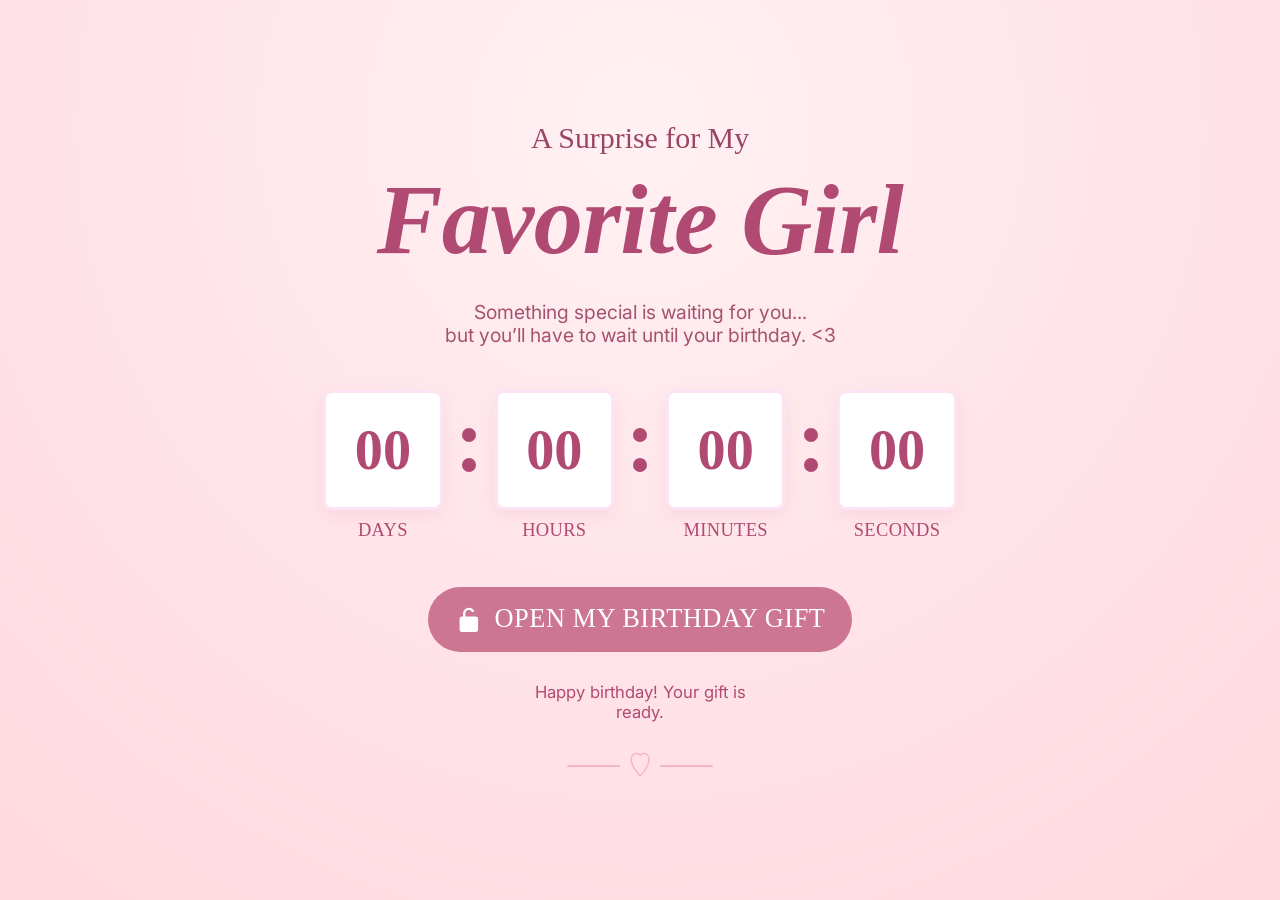
<file: index.html>
<!DOCTYPE html>
<html lang="en">
<head>
  <meta charset="UTF-8">
  <meta name="viewport" content="width=device-width, initial-scale=1, viewport-fit=cover">
  <title>A Surprise for My Favorite Girl</title>
  <meta name="theme-color" content="#ffe4e9">

  <link rel="preconnect" href="https://fonts.googleapis.com">
  <link rel="preconnect" href="https://fonts.gstatic.com" crossorigin>
  <link href="https://fonts.googleapis.com/css2?family=Inter:wght@400;500;600;700;800&display=swap" rel="stylesheet">

  <link rel="stylesheet" href="assets/countdown.css">
</head>
<body>
  <main class="page">
    <p class="eyebrow">A Surprise for My</p>
    <h1 class="title">Favorite Girl</h1>

    <p class="message">
      Something special is waiting for you...<br>
      but you’ll have to wait until your birthday. &lt;3
    </p>

    <div class="countdown" role="timer" aria-label="Time left until your birthday">
      <div class="unit"><div class="box" id="cdDays">00</div><div class="label">Days</div></div>
      <div class="sep" aria-hidden="true"><i></i><i></i></div>
      <div class="unit"><div class="box" id="cdHours">00</div><div class="label">Hours</div></div>
      <div class="sep" aria-hidden="true"><i></i><i></i></div>
      <div class="unit"><div class="box" id="cdMinutes">00</div><div class="label">Minutes</div></div>
      <div class="sep" aria-hidden="true"><i></i><i></i></div>
      <div class="unit"><div class="box" id="cdSeconds">00</div><div class="label">Seconds</div></div>
    </div>

    <!-- Locked until 13 Oct 2026 12:00 AM (PH time). countdown.js adds the link when it is time. -->
    <a class="gift" id="giftBtn" aria-disabled="true" tabindex="-1">
      <svg class="ic-lock" viewBox="0 0 24 24" aria-hidden="true"><path fill="currentColor" d="M12 1.5a5 5 0 0 0-5 5V9H6a2 2 0 0 0-2 2v9.5a2 2 0 0 0 2 2h12a2 2 0 0 0 2-2V11a2 2 0 0 0-2-2h-1V6.500a5 5 0 0 0-5-5zm-3 5a3 3 0 0 1 6 0V9H9z"/></svg>
      <svg class="ic-open" viewBox="0 0 24 24" aria-hidden="true"><path fill="currentColor" d="M12 1.5a5 5 0 0 0-5 5V9H6a2 2 0 0 0-2 2v9.5a2 2 0 0 0 2 2h12a2 2 0 0 0 2-2V11a2 2 0 0 0-2-2H9V6.500a3 3 0 0 1 5.800-1.100l1.900-.7A5 5 0 0 0 12 1.500z"/></svg>
      <span id="giftLabel">Open my birthday gift</span>
    </a>

    <p class="note" id="giftNote">Come back when the countdown reaches zero!</p>

    <div class="divider" aria-hidden="true">
      <span></span>
      <svg viewBox="0 0 16 16"><path fill="none" stroke="currentColor" stroke-width=".9" stroke-linejoin="round" d="M8 1.9C11.5-1.4 18 3.600 8 14.500-2 3.600 4.500-1.400 8 1.900z"/></svg>
      <span></span>
    </div>
  </main>

  <script src="assets/countdown.js"></script>
</body>
</html>
</file>
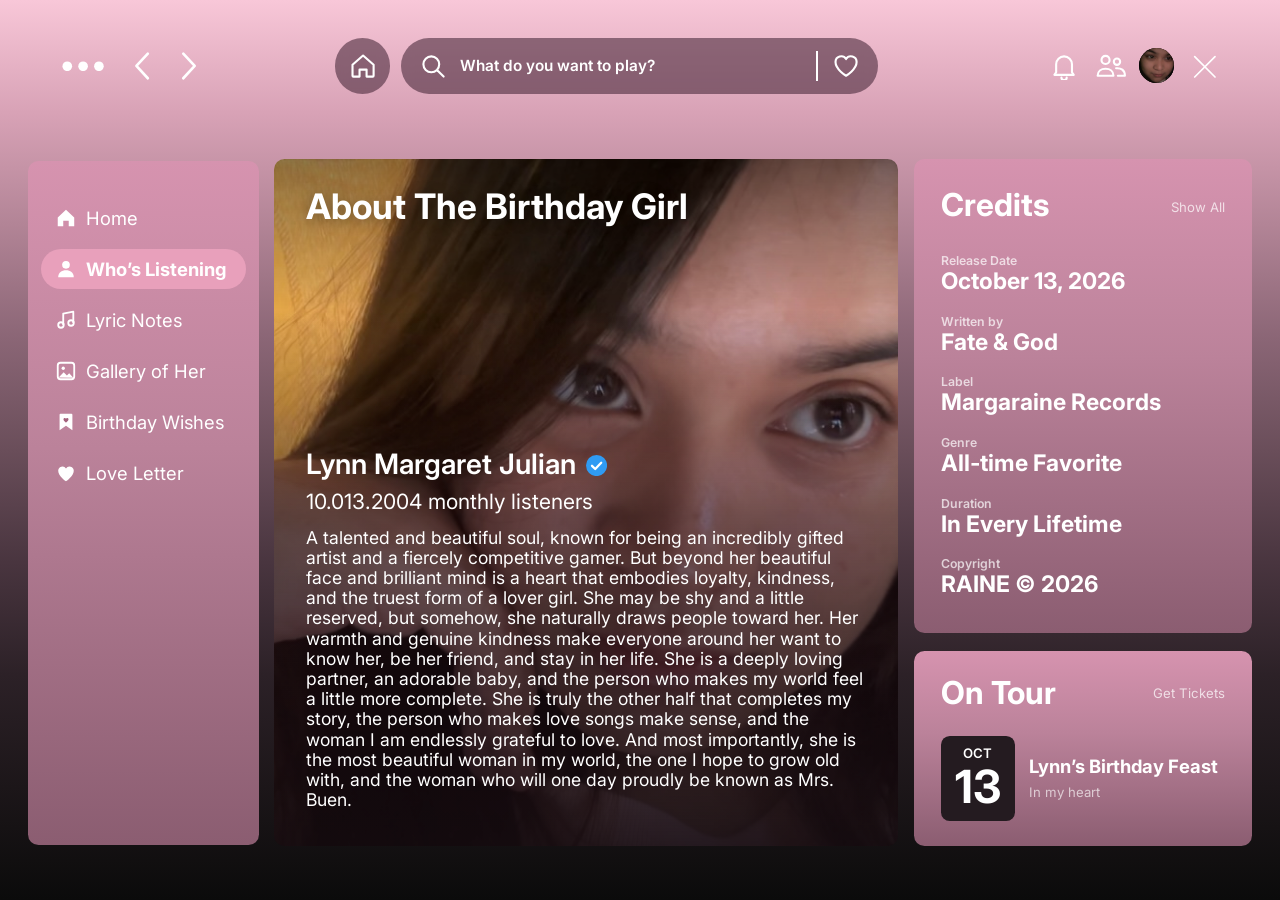
<file: about.html>
<!DOCTYPE html>
<html lang="en">
<head>
  <meta charset="UTF-8">
  <meta name="viewport" content="width=device-width, initial-scale=1, viewport-fit=cover">
  <title>About The Birthday Girl</title>
  <meta name="theme-color" content="#f8c7d8">
  <link rel="preconnect" href="https://fonts.googleapis.com">
  <link rel="preconnect" href="https://fonts.gstatic.com" crossorigin>
  <link href="https://fonts.googleapis.com/css2?family=Inter:wght@400;500;600;700;800&display=swap" rel="stylesheet">
  <link rel="stylesheet" href="assets/shell.css">
</head>
<body class="app" data-page="about">
  <div class="stage">
    <header class="nav" id="nav"></header>
    <nav class="side ab" id="side" aria-label="Pages" style="--x:24;--y:183;--w:262;--h:779"></nav>

    <main class="content about-layout">
      <!-- ================= About card ================= -->
      <article class="about ab" style="--x:304;--y:181;--w:710;--h:781">
        <h1 class="about-title">About The Birthday Girl</h1>

        <div class="about-info">
          <h2 class="about-name">
            Lynn Margaret Julian
            <svg class="badge" viewBox="0 0 24 24" role="img" aria-label="Verified">
              <circle cx="12" cy="12" r="12" fill="#2f9bf3"/>
              <path d="m6.800 12.300 3.700 3.600 6.800-7" fill="none" stroke="#fff" stroke-width="2.600" stroke-linecap="round" stroke-linejoin="round"/>
            </svg>
          </h2>
          <p class="about-listeners">10.013.2004 monthly listeners</p>
          <p class="about-bio">
            A talented and beautiful soul, known for being an incredibly gifted artist and a fiercely competitive gamer. But beyond her beautiful face and brilliant mind is a heart that embodies loyalty, kindness, and the truest form of a lover girl. She may be shy and a little reserved, but somehow, she naturally draws people toward her. Her warmth and genuine kindness make everyone around her want to know her, be her friend, and stay in her life. She is a deeply loving partner, an adorable baby, and the person who makes my world feel a little more complete. She is truly the other half that completes my story, the person who makes love songs make sense, and the woman I am endlessly grateful to love. And most importantly, she is the most beautiful woman in my world, the one I hope to grow old with, and the woman who will one day proudly be known as Mrs. Buen.
          </p>
        </div>
      </article>

      <!-- ================= Credits ================= -->
      <section class="panel credits ab" style="--x:1032;--y:181;--w:384;--h:539" aria-labelledby="creditsTitle">
        <div class="panel-head">
          <h2 id="creditsTitle">Credits</h2>
          <span class="panel-link" aria-hidden="true">Show All</span>
        </div>
        <dl class="credit-list">
          <div class="credit"><dt>Release Date</dt><dd>October 13, 2026</dd></div>
          <div class="credit"><dt>Written by</dt><dd>Fate &amp; God</dd></div>
          <div class="credit"><dt>Label</dt><dd>Margaraine Records</dd></div>
          <div class="credit"><dt>Genre</dt><dd>All-time Favorite</dd></div>
          <div class="credit"><dt>Duration</dt><dd>In Every Lifetime</dd></div>
          <div class="credit"><dt>Copyright</dt><dd>RAINE &copy; 2026</dd></div>
        </dl>
      </section>

      <!-- ================= On Tour ================= -->
      <section class="panel tour ab" style="--x:1032;--y:741;--w:384;--h:221" aria-labelledby="tourTitle">
        <div class="panel-head">
          <h2 id="tourTitle">On Tour</h2>
          <span class="panel-link" aria-hidden="true">Get Tickets</span>
        </div>
        <div class="gig">
          <div class="date" aria-hidden="true"><span class="mo">OCT</span><span class="day">13</span></div>
          <div class="gig-text">
            <p class="gig-name">Lynn&rsquo;s Birthday Feast</p>
            <p class="gig-sub">In my heart</p>
          </div>
        </div>
      </section>
    </main>
  </div>

  <script src="assets/shell.js"></script>
  <script src="assets/nav-controls.js"></script>
</body>
</html>
</file>
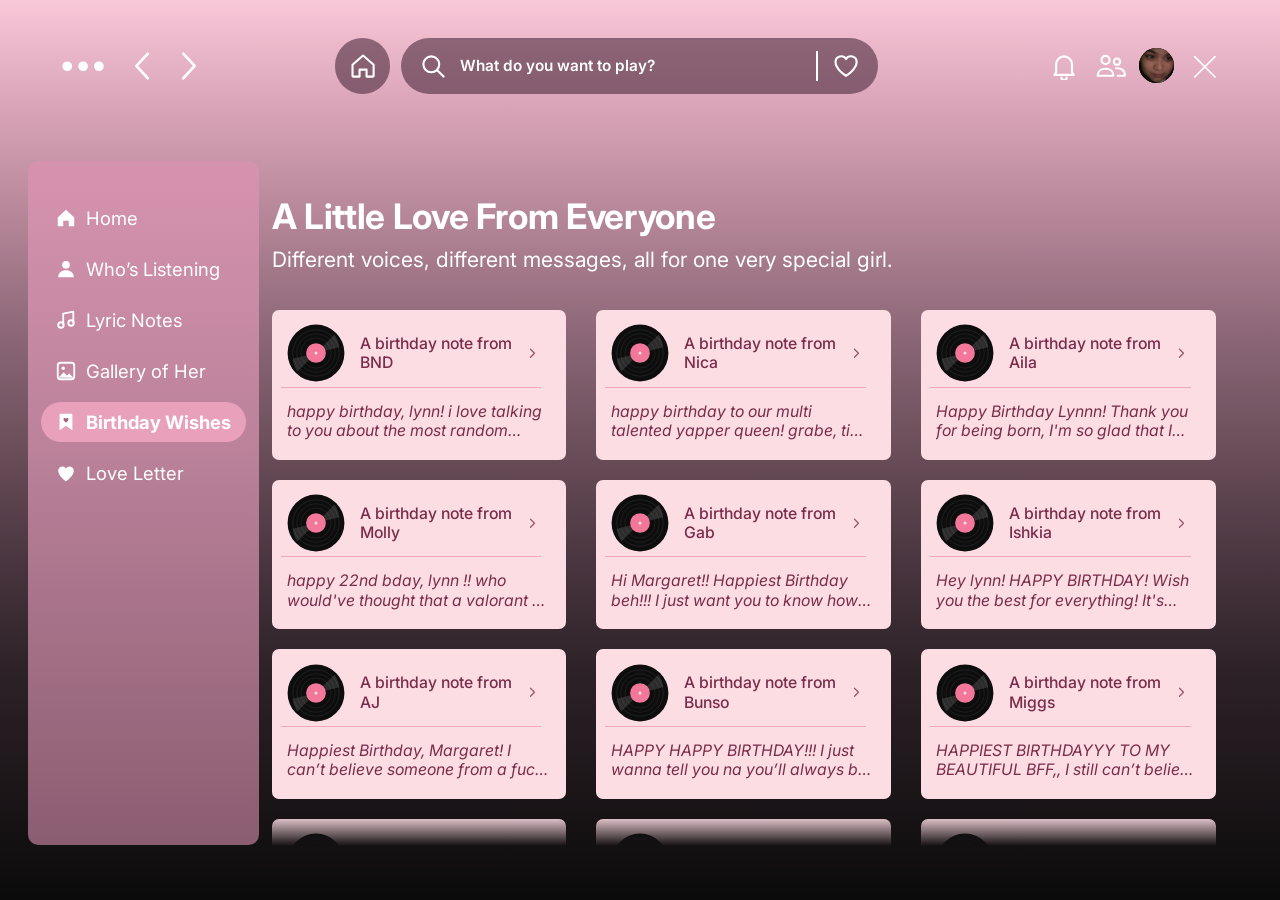
<file: birthday-wishes.html>
<!DOCTYPE html>
<html lang="en">
<head>
  <meta charset="UTF-8">
  <meta name="viewport" content="width=device-width, initial-scale=1, viewport-fit=cover">
  <title>A Little Love From Everyone</title>
  <meta name="theme-color" content="#f8c7d8">
  <link rel="preconnect" href="https://fonts.googleapis.com">
  <link rel="preconnect" href="https://fonts.gstatic.com" crossorigin>
  <link href="https://fonts.googleapis.com/css2?family=Inter:ital,wght@0,400;0,500;0,600;0,700;0,800;1,400;1,500&display=swap" rel="stylesheet">
  <link rel="stylesheet" href="assets/shell.css">
  <link rel="stylesheet" href="assets/birthday-wishes.css">
</head>
<body class="app" data-page="wishes">
  <div class="stage">
    <header class="nav" id="nav"></header>
    <nav class="side ab" id="side" aria-label="Pages" style="--x:24;--y:183;--w:262;--h:779"></nav>

    <main class="content wishes-layout">
      <div class="wishes-head ab" style="--x:301;--y:222;--w:1000;--h:100">
        <h1 class="page-title">A Little Love From Everyone</h1>
        <p class="wishes-sub">Different voices, different messages, all for one very special girl.</p>
      </div>

      <!-- the cards are created by assets/birthday-wishes.js from assets/wishes-data.js;
           click a card to read the whole message -->
      <div class="wishes-scroll ab" style="--x:293;--y:345;--w:1108;--h:617">
        <div class="wishes" id="wishes"></div>
      </div>
    </main>
  </div>

  <script src="assets/shell.js"></script>
  <script src="assets/nav-controls.js"></script>
  <script src="assets/wishes-data.js" charset="utf-8"></script>
  <script src="assets/birthday-wishes.js"></script>
</body>
</html>
</file>
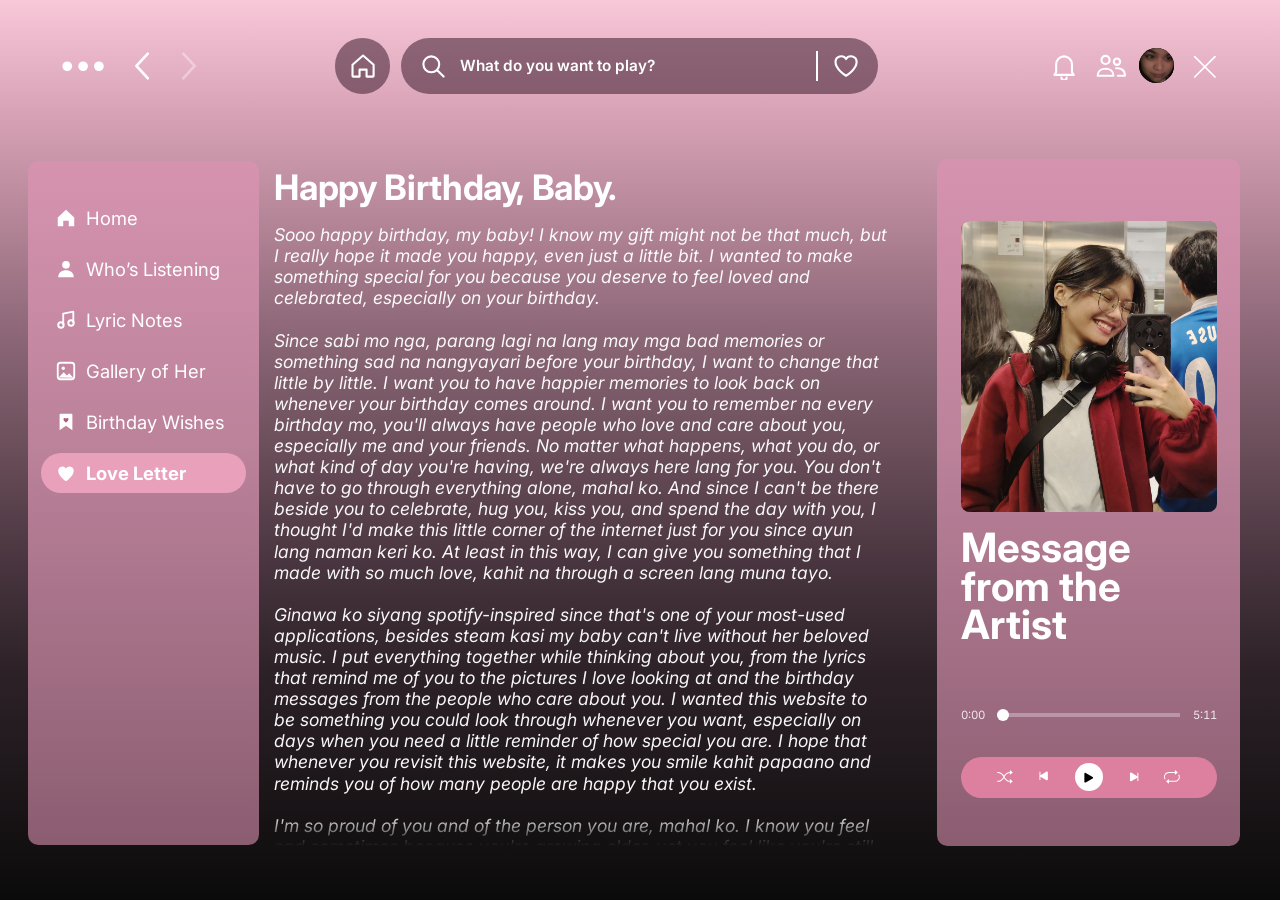
<file: love-letter.html>
<!DOCTYPE html>
<html lang="en">
<head>
  <meta charset="UTF-8">
  <meta name="viewport" content="width=device-width, initial-scale=1, viewport-fit=cover">
  <title>Happy Birthday, Baby.</title>
  <meta name="theme-color" content="#f8c7d8">
  <link rel="preconnect" href="https://fonts.googleapis.com">
  <link rel="preconnect" href="https://fonts.gstatic.com" crossorigin>
  <link href="https://fonts.googleapis.com/css2?family=Inter:ital,wght@0,400;0,500;0,600;0,700;0,800;1,400;1,500&display=swap" rel="stylesheet">
  <link rel="stylesheet" href="assets/shell.css">
  <link rel="stylesheet" href="assets/love-letter.css">
</head>
<body class="app" data-page="letter">
  <div class="stage">
    <header class="nav" id="nav"></header>
    <nav class="side ab" id="side" aria-label="Pages" style="--x:24;--y:183;--w:262;--h:779"></nav>

    <main class="content letter-layout">

      <!-- ================= The letter (the only part that scrolls) ================= -->
      <article class="letter-page ab" id="letterPage" tabindex="0" aria-labelledby="letterHeading"
               style="--x:304;--y:181;--w:730;--h:781">
        <h1 class="letter-title" id="letterHeading">Happy Birthday, Baby.</h1>

        <!-- one <p> per paragraph: edit the text freely -->
        <div class="letter-text">
          <p>Sooo happy birthday, my baby! I know my gift might not be that much, but I really hope it made you happy, even just a little bit. I wanted to make something special for you because you deserve to feel loved and celebrated, especially on your birthday.</p>

          <p>Since sabi mo nga, parang lagi na lang may mga bad memories or something sad na nangyayari before your birthday, I want to change that little by little. I want you to have happier memories to look back on whenever your birthday comes around. I want you to remember na every birthday mo, you'll always have people who love and care about you, especially me and your friends. No matter what happens, what you do, or what kind of day you're having, we're always here lang for you. You don't have to go through everything alone, mahal ko. And since I can't be there beside you to celebrate, hug you, kiss you, and spend the day with you, I thought I'd make this little corner of the internet just for you since ayun lang naman keri ko. At least in this way, I can give you something that I made with so much love, kahit na through a screen lang muna tayo.</p>

          <p>Ginawa ko siyang spotify-inspired since that's one of your most-used applications, besides steam kasi my baby can't live without her beloved music. I put everything together while thinking about you, from the lyrics that remind me of you to the pictures I love looking at and the birthday messages from the people who care about you. I wanted this website to be something you could look through whenever you want, especially on days when you need a little reminder of how special you are. I hope that whenever you revisit this website, it makes you smile kahit papaano and reminds you of how many people are happy that you exist.</p>

          <p>I'm so proud of you and of the person you are, mahal ko. I know you feel sad sometimes because you're growing older, yet you feel like you're still somewhat stuck in the same place, especially when it comes to college. But I just want you to remember na you can always do things at your own pace. You don't have to rush yourself just because other people seem to be moving faster or because you think you should've accomplished more by now. You don't have to have everything figured out right now, baby. You can take your time, make mistakes, rest when you're tired, and keep growing at your own pace. I'm proud of you even when you feel like you're not doing enough, and I hope you learn to be proud of yourself, too. I hope this year gives you more chances to discover things you love, accomplish the things you've been wanting to do, and make more memories that you'll look back on with a smile, sana with me lagi hehe.</p>

          <p>Alam kong birthday mo and dapat ikaw lang ang nagwiwish, pero gusto ko rin magwish for us. I hope that one day, or hopefully soon, we finally get to celebrate your birthday together. I want to experience what it's like to be beside you on your special day, give you your gifts personally, hug you as much as I want, and make up for all the hugs and kisses I can only give you through a screen for now. Lalap to the max ka talaga sa akin, tsaka birthday se&mdash; emz. But seriously, I really hope that we get to spend your birthday together someday. I want to make more memories with you that we can look back on when we're older.</p>

          <p>I'm so thankful for this day, and I really love that you were born, mahal ko. This is the day na isinilang sa mundo yung pinakamagandang nilalang na magpapasaya sa akin in ways I never expected. Thank you for being here, baby. Thank you for being yourself and for letting me be part of your life. I'm so, so, so happy na nakilala kita, and I'm really, really, really thankful to you for giving me the chance to love you, mahal ko, kahit na andaming 99+ others na nakapila.</p>

          <p>I'm genuinely grateful that I get to know you, love you, and celebrate another year of your life with you, baby.. I hope I can continue making you feel appreciated, supported, and loved, not just on your birthday but even on ordinary days when there's nothing special happening. All I want is to make you feel loved, special, and cared for every single day, hanggang sa tumanda tayo and even in our other lifetimes, mahal ko. I want to keep choosing you, loving you, and making you happy hanggang sa kaya ko, in this lifetime and in every lifetime after this.</p>

          <p>Sooo happy birthday again, my princess! I love you so much, and I hope you have the happiest birthday ever. Sana marami kang matanggap na blessings this year, especially the ones you've been praying for, and syempre sana marami ka ring pera so you can buy all the things you wanna buy po. I hope you get more reasons to smile, more opportunities to do the things you love, and more happy memories to look forward to. You deserve all the love and happiness in the world, and I'll always be here cheering you on and reminding you of that whenever you need it. I love youuu so so so muchhhhh my baby! Happy birthday again, mahal ko.</p>
        </div>
      </article>

      <!-- ================= Message from the Artist (stays put) ================= -->
      <aside class="artist ab" id="artist" aria-label="Message from the Artist"
             style="--x:1058;--y:181;--w:345;--h:781">
        <img class="artist-photo" src="assets/pictures/raine.jpg" alt="" draggable="false">
        <h2 class="artist-title">Message from the Artist</h2>

        <div class="progress">
          <span class="time" id="timeNow">0:00</span>
          <input class="seek" id="seek" type="range" min="0" max="1000" step="1" value="0"
                 aria-label="Seek through the recording" disabled>
          <span class="time" id="timeTotal">0:00</span>
        </div>

        <div class="controls">
          <span class="ctl ctl-extra" aria-hidden="true">
            <svg viewBox="0 0 16 16"><path fill="currentColor" d="M0 3.5A.5.5 0 0 1 .5 3H1c2.202 0 3.827 1.24 4.874 2.418.49.552.865 1.102 1.126 1.532.26-.43.636-.98 1.126-1.532C9.173 4.24 10.798 3 13 3v1c-1.798 0-3.173 1.01-4.126 2.082A9.624 9.624 0 0 0 7.556 8a9.624 9.624 0 0 0 1.317 1.918C9.828 10.99 11.204 12 13 12v1c-2.202 0-3.827-1.24-4.874-2.418A10.595 10.595 0 0 1 7 9.05c-.26.43-.636.98-1.126 1.532C4.827 11.76 3.202 13 1 13H.5a.5.5 0 0 1 0-1H1c1.798 0 3.173-1.01 4.126-2.082A9.624 9.624 0 0 0 6.444 8a9.624 9.624 0 0 0-1.317-1.918C4.172 5.01 2.796 4 1 4H.5a.5.5 0 0 1-.5-.5z"/><path fill="currentColor" d="M13 5.466V1.534a.25.25 0 0 1 .41-.192l2.36 1.966c.12.1.12.284 0 .384l-2.36 1.966a.25.25 0 0 1-.41-.192zm0 9v-3.932a.25.25 0 0 1 .41-.192l2.36 1.966c.12.1.12.284 0 .384l-2.36 1.966a.25.25 0 0 1-.41-.192z"/></svg>
          </span>
          <button class="ctl ctl-btn ctl-prev" id="restartBtn" type="button" aria-label="Back to the start">
            <svg viewBox="0 0 16 16" aria-hidden="true"><path fill="currentColor" d="M3.5 3a.5.5 0 0 1 1 0v3.248l6.267-3.636c.54-.313 1.233.066 1.233.696v7.384c0 .63-.692 1.010-1.233.697L4.500 7.753V11a.5.5 0 0 1-1 0z"/></svg>
          </button>
          <button class="play" id="playBtn" type="button" aria-label="Play the love letter">
            <svg class="i-play" viewBox="0 0 16 16" aria-hidden="true"><path fill="currentColor" d="M11.596 8.697l-6.363 3.692c-.54.313-1.233-.066-1.233-.697V4.308c0-.63.692-1.010 1.233-.696l6.363 3.692a.802.802 0 0 1 0 1.393z"/></svg>
            <svg class="i-pause" viewBox="0 0 16 16" aria-hidden="true"><path fill="currentColor" d="M5.500 3.500A1.500 1.500 0 0 1 7 5v6a1.500 1.500 0 0 1-3 0V5a1.500 1.500 0 0 1 1.500-1.500zm5 0A1.500 1.500 0 0 1 12 5v6a1.500 1.500 0 0 1-3 0V5a1.500 1.500 0 0 1 1.500-1.500z"/></svg>
          </button>
          <span class="ctl ctl-extra" aria-hidden="true">
            <svg viewBox="0 0 16 16"><path fill="currentColor" d="M12.500 4a.5.5 0 0 0-1 0v3.248L5.233 3.612C4.693 3.300 4 3.678 4 4.308v7.384c0 .63.692 1.010 1.233.697L11.500 8.753V12a.5.5 0 0 0 1 0z"/></svg>
          </span>
          <button class="ctl ctl-btn ctl-extra" id="repeatBtn" type="button" aria-pressed="false" aria-label="Repeat">
            <svg viewBox="0 0 16 16" aria-hidden="true"><path fill="currentColor" d="M11 5.466V4H5a4 4 0 0 0-3.584 5.777.5.5 0 1 1-.896.446A5 5 0 0 1 5 3h6V1.534a.25.25 0 0 1 .41-.192l2.360 1.966c.12.100.12.284 0 .384l-2.360 1.966a.25.25 0 0 1-.41-.192zm3.810.086a.5.5 0 0 1 .670.225A5 5 0 0 1 11 13H5v1.466a.25.25 0 0 1-.41.192l-2.360-1.966a.25.25 0 0 1 0-.384l2.360-1.966a.25.25 0 0 1 .41.192V12h6a4 4 0 0 0 3.585-5.777.5.5 0 0 1 .225-.670z"/></svg>
          </button>
        </div>

        <audio id="loveAudio" src="assets/sound/Love%20Letter.mp3" preload="metadata"></audio>
      </aside>

    </main>
  </div>

  <script src="assets/shell.js"></script>
  <script src="assets/nav-controls.js"></script>
  <script src="assets/love-letter.js"></script>
</body>
</html>
</file>
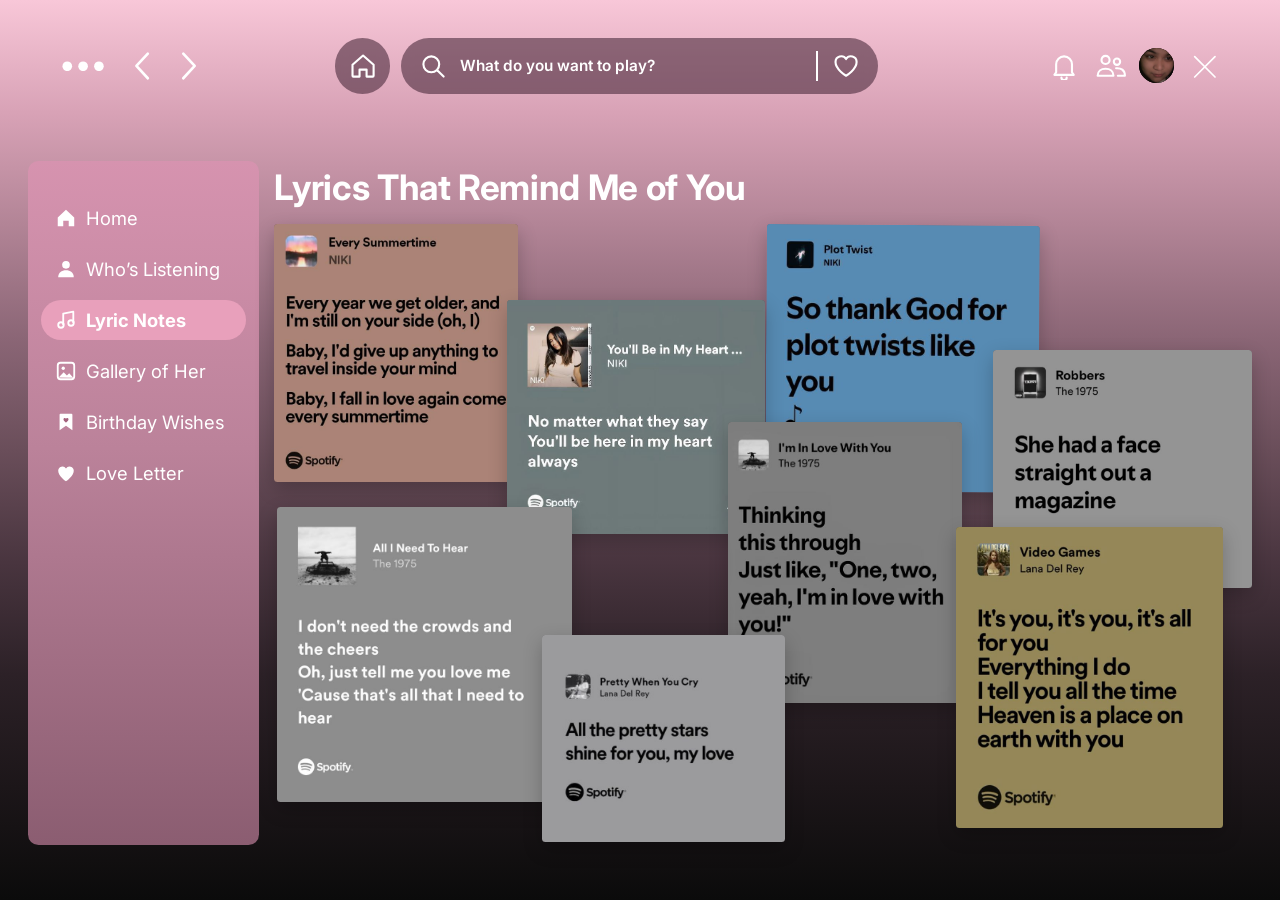
<file: lyrics.html>
<!DOCTYPE html>
<html lang="en">
<head>
  <meta charset="UTF-8">
  <meta name="viewport" content="width=device-width, initial-scale=1, viewport-fit=cover">
  <title>Lyrics That Remind Me of You</title>
  <meta name="theme-color" content="#f8c7d8">
  <link rel="preconnect" href="https://fonts.googleapis.com">
  <link rel="preconnect" href="https://fonts.gstatic.com" crossorigin>
  <link href="https://fonts.googleapis.com/css2?family=Inter:wght@400;500;600;700;800&display=swap" rel="stylesheet">
  <link rel="stylesheet" href="assets/shell.css">
</head>
<body class="app" data-page="lyrics">
  <div class="stage">
    <header class="nav" id="nav"></header>
    <nav class="side ab" id="side" aria-label="Pages" style="--x:24;--y:183;--w:262;--h:779"></nav>

    <main class="content">
      <h1 class="page-title ab" style="--x:304;--y:189;--w:900;--h:48">Lyrics That Remind Me of You</h1>
      <!-- cards are created by assets/lyrics.js; click one to open its letter -->
      <div class="lyrics" id="lyrics"></div>
    </main>
  </div>

  <script src="assets/shell.js"></script>
  <script src="assets/nav-controls.js"></script>
  <script src="assets/letters.js"></script>
  <script src="assets/lyrics.js"></script>
</body>
</html>
</file>
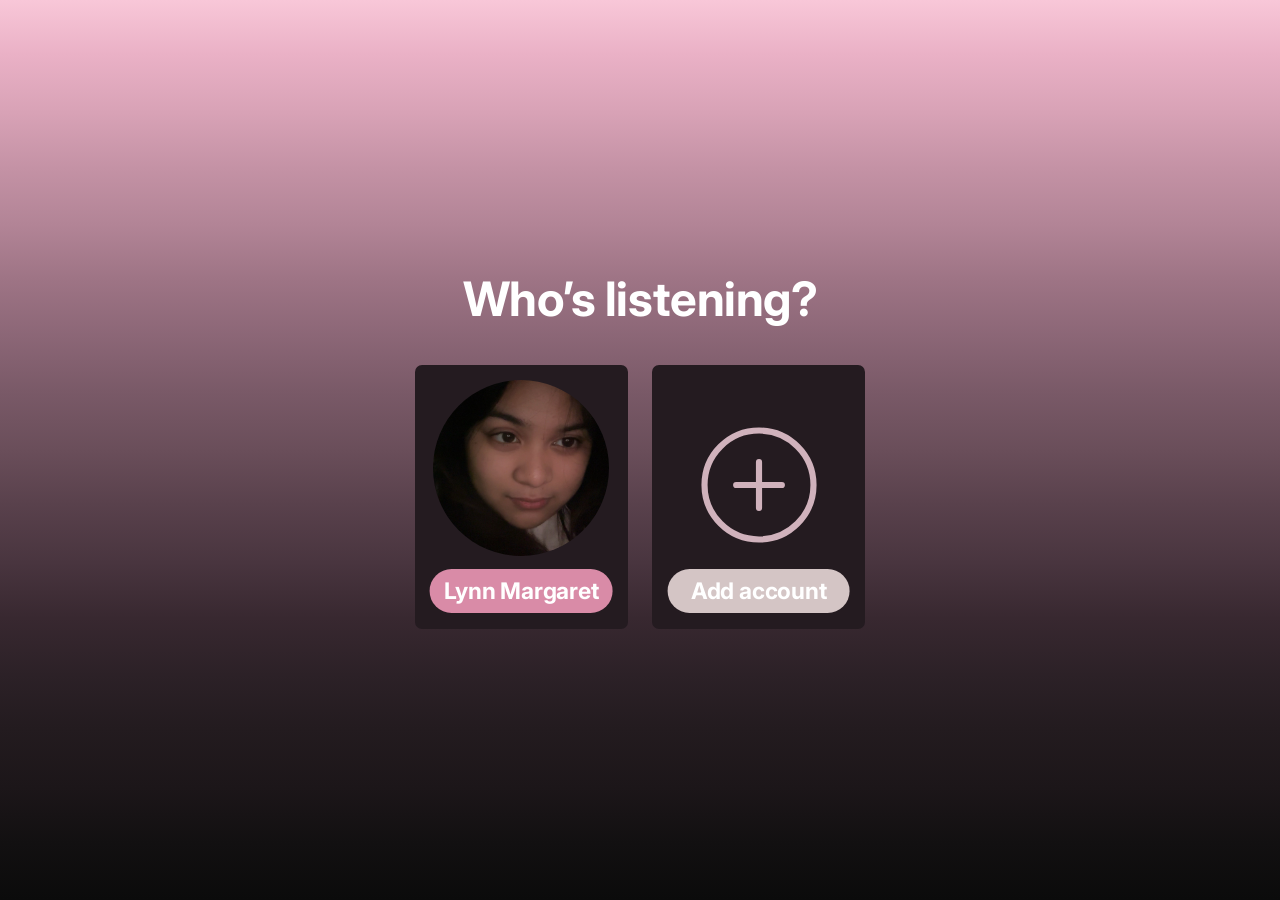
<file: profiles.html>
<!DOCTYPE html>
<html lang="en">
<head>
  <meta charset="UTF-8">
  <meta name="viewport" content="width=device-width, initial-scale=1, viewport-fit=cover">
  <title>Who's listening?</title>
  <meta name="theme-color" content="#2c2127">
  <link rel="preconnect" href="https://fonts.googleapis.com">
  <link rel="preconnect" href="https://fonts.gstatic.com" crossorigin>
  <link href="https://fonts.googleapis.com/css2?family=Inter:wght@400;500;600;700;800&display=swap" rel="stylesheet">
  <link rel="stylesheet" href="assets/pages.css">
</head>
<body class="profiles">
  <main class="who">
    <h1>Who’s listening?</h1>

    <div class="cards">
      <!-- Lynn's profile → album page -->
      <a class="card" href="album.html" aria-label="Lynn Margaret">
        <img class="avatar" src="assets/pictures/my_baby.jpg" alt="" draggable="false">
        <span class="pill pill-pink">Lynn Margaret</span>
      </a>

      <!-- decorative -->
      <div class="card card-add" aria-hidden="true">
        <svg class="add-ring" viewBox="0 0 132 132"><circle cx="66" cy="66" r="62" fill="none" stroke="currentColor" stroke-width="7"/><path d="M40 66h52M66 40v52" stroke="currentColor" stroke-width="7" stroke-linecap="round"/></svg>
        <span class="pill pill-grey">Add account</span>
      </div>
    </div>
  </main>
</body>
</html>
</file>
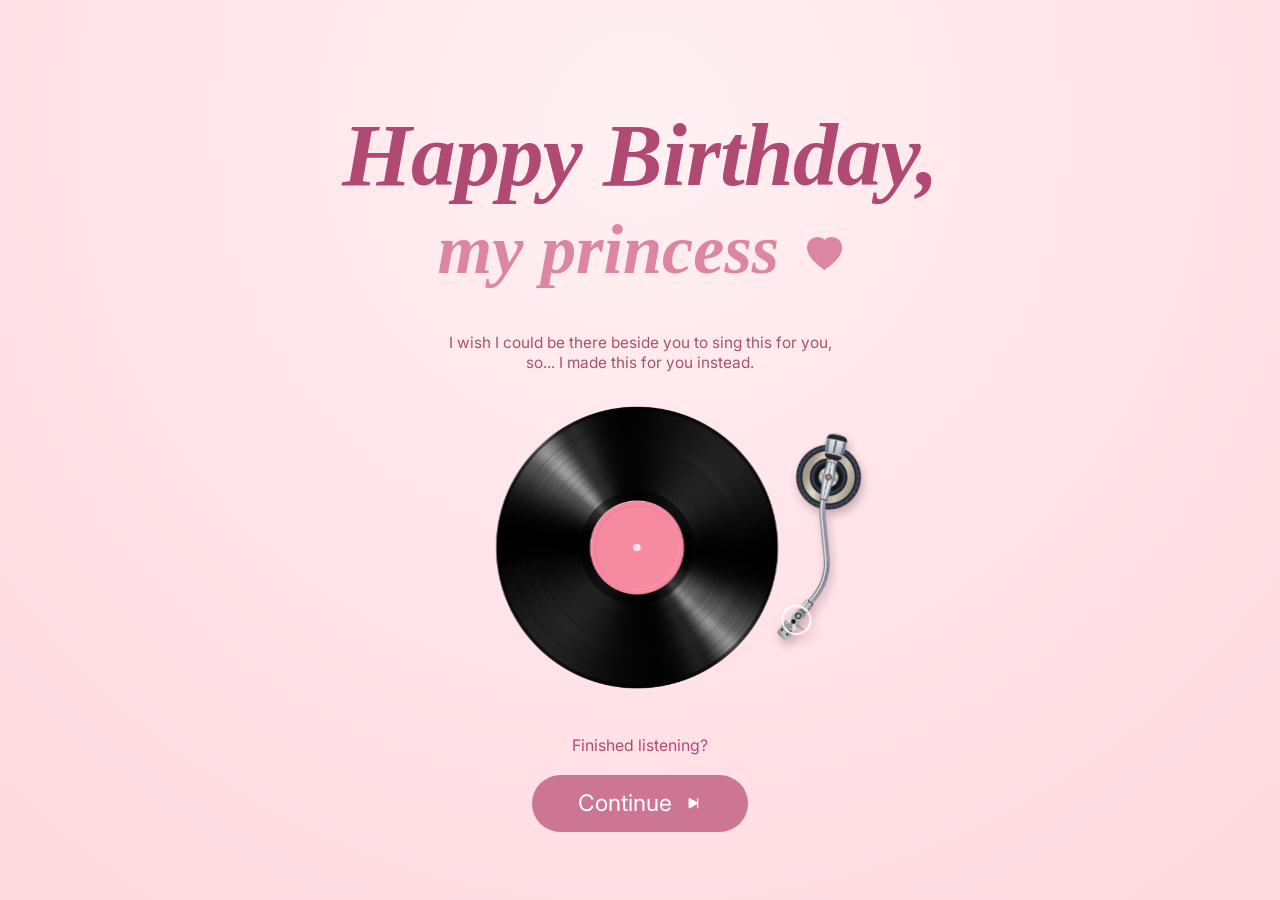
<file: vinyl.html>
<!DOCTYPE html>
<html lang="en">
<head>
  <meta charset="UTF-8">
  <meta name="viewport" content="width=device-width, initial-scale=1, viewport-fit=cover">
  <title>Happy Birthday, my princess</title>
  <meta name="theme-color" content="#ffe4e9">

  <link rel="preconnect" href="https://fonts.googleapis.com">
  <link rel="preconnect" href="https://fonts.gstatic.com" crossorigin>
  <link href="https://fonts.googleapis.com/css2?family=Inter:wght@400;500;600;700;800&display=swap" rel="stylesheet">

  <link rel="stylesheet" href="assets/style.css">
</head>
<body>
  <main class="page">
    <h1 class="title">
      <span class="line-1">Happy Birthday,</span>
      <span class="line-2">my princess
        <svg class="heart" viewBox="0 0 16 16" aria-hidden="true"><path fill="currentColor" d="M8 1.314C12.438-3.248 23.534 4.735 8 15-7.534 4.736 3.562-3.248 8 1.314z"/></svg>
      </span>
    </h1>

    <p class="message">
      I wish I could be there beside you to sing this for you,<br>
      so... I made this for you instead.
    </p>

    <!-- Turntable: drag the tonearm onto the record to play, lift it off to stop -->
    <div class="player" id="player">
      <img class="disc" src="assets/pictures/disc.png" alt="" draggable="false">
      <div class="arm" id="arm">
        <img src="assets/pictures/arm.png" alt="" draggable="false">
        <button class="arm-handle" id="handle" type="button"
                aria-label="Tonearm. Drag it onto the record to play, or press Enter to toggle"></button>
      </div>
    </div>

    <p class="finished">Finished listening?</p>
    <a class="btn-continue" id="continueBtn" href="profiles.html">
      Continue
      <svg viewBox="0 0 16 16" aria-hidden="true"><path fill="currentColor" d="M12.5 4a.5.5 0 0 0-1 0v3.248L5.233 3.612C4.693 3.3 4 3.678 4 4.308v7.384c0 .63.692 1.01 1.233.697L11.5 8.753V12a.5.5 0 0 0 1 0z"/></svg>
    </a>

    <audio id="song" src="assets/sound/bday_audio.mp3" preload="auto"></audio>
  </main>

  <script src="assets/script.js"></script>
</body>
</html>
</file>
<file: assets/countdown.css>
/* =========================================================
   Countdown landing page (new index.html)
   Same "u" scaling system as style.css: 1u = 1px of a 1440 x 1024 design.
   ========================================================= */
:root {
  --pink-dark: #b04a72;
  --pink-text: #a4526f;
  --pink-title: #9a4565;
  --pink-soft: #f4b6c9;
  --btn-locked: #e3c9d0;
  --btn-open: #cc7694;
  --btn-open-hover: #bf6686;

  --u: min(calc(100vw / 1440), calc(100svh / 1024), 1.25px);
}
@media (max-width: 999px) {
  :root {
    --u: max(min(calc((100vw - 32px) / 760), calc(100svh / 1000), 1.25px), 0.42px);
  }
}

*, *::before, *::after { box-sizing: border-box; }
html, body { margin: 0; min-height: 100%; }

body {
  font-family: "Inter", system-ui, -apple-system, "Segoe UI", Roboto, sans-serif;
  color: var(--pink-text);
  background: radial-gradient(circle at 50% 14%, #fff1f3 0%, #ffe9ed 30%, #ffdfe5 70%, #ffd9e0 100%) fixed;
  overflow-x: hidden;
  -webkit-tap-highlight-color: transparent;
}

.page {
  min-height: 100vh;
  min-height: 100svh;
  display: flex;
  flex-direction: column;
  align-items: center;
  justify-content: center;
  text-align: center;
  padding: calc(40 * var(--u) + env(safe-area-inset-top, 0px)) 16px
           calc(40 * var(--u) + env(safe-area-inset-bottom, 0px));
}

.serif { font-family: "Times New Roman", Times, "Liberation Serif", Georgia, serif; }

/* ---------- Heading ---------- */
.eyebrow {
  margin: 0;
  font-family: "Times New Roman", Times, "Liberation Serif", Georgia, serif;
  font-weight: 400;
  font-size: max(18px, calc(34 * var(--u)));
  color: var(--pink-title);
}
.title {
  margin: calc(14 * var(--u)) 0 0;
  font-family: "Times New Roman", Times, "Liberation Serif", Georgia, serif;
  font-style: italic;
  font-weight: 700;
  line-height: 1.05;
  font-size: min(calc(112 * var(--u)), 15vw);
  color: var(--pink-dark);
  letter-spacing: -0.005em;
}
.message {
  margin: calc(34 * var(--u)) 0 0;
  font-size: max(14px, calc(22 * var(--u)));
  line-height: 1.22;
  color: var(--pink-text);
}

/* ---------- Countdown ---------- */
.countdown {
  margin-top: calc(48 * var(--u));
  display: flex;
  align-items: flex-start;
  justify-content: center;
}
.unit { width: calc(136 * var(--u)); display: flex; flex-direction: column; align-items: center; }
.box {
  width: 100%;
  aspect-ratio: 1;
  display: grid;
  place-items: center;
  background: #fff;
  border-radius: calc(10 * var(--u));
  border: calc(4 * var(--u)) solid #fde4f4;
  box-shadow: 0 calc(6 * var(--u)) calc(18 * var(--u)) rgba(204, 118, 148, .12);
  font-family: "Times New Roman", Times, "Liberation Serif", Georgia, serif;
  font-weight: 700;
  font-size: max(24px, calc(64 * var(--u)));
  line-height: 1;
  color: var(--pink-dark);
  font-variant-numeric: tabular-nums;
}
.label {
  margin-top: calc(12 * var(--u));
  font-family: "Times New Roman", Times, "Liberation Serif", Georgia, serif;
  font-size: max(11px, calc(21 * var(--u)));
  letter-spacing: .02em;
  text-transform: uppercase;
  color: var(--pink-dark);
}
.sep {
  width: calc(59 * var(--u));
  height: calc(136 * var(--u));
  display: flex;
  flex-direction: column;
  align-items: center;
  justify-content: center;
  gap: calc(18 * var(--u));
}
.sep i {
  display: block;
  width: max(6px, calc(16 * var(--u)));
  height: max(6px, calc(16 * var(--u)));
  border-radius: 50%;
  background: var(--pink-dark);
}

/* ---------- Gift button ---------- */
.gift {
  margin-top: calc(52 * var(--u));
  display: inline-flex;
  align-items: center;
  justify-content: center;
  gap: calc(14 * var(--u));
  min-width: max(calc(451 * var(--u)), 260px);
  height: max(calc(74 * var(--u)), 54px);
  padding: 0 calc(30 * var(--u));
  border-radius: 999px;
  background: var(--btn-locked);
  color: #fff;
  font-family: "Times New Roman", Times, "Liberation Serif", Georgia, serif;
  font-size: max(calc(30 * var(--u)), 17px);
  letter-spacing: .02em;
  text-transform: uppercase;
  text-decoration: none;
  cursor: not-allowed;
  user-select: none;
  -webkit-user-select: none;
  transition: background .25s, transform .15s, box-shadow .25s;
}
.gift svg { width: 1.05em; height: 1.05em; flex: none; }
.gift .ic-open { display: none; }

.gift.is-open {
  background: var(--btn-open);
  cursor: pointer;
  animation: glow 2.2s ease-in-out infinite;
}
.gift.is-open:hover { background: var(--btn-open-hover); }
.gift.is-open:active { transform: scale(.97); }
.gift.is-open .ic-lock { display: none; }
.gift.is-open .ic-open { display: block; }
.gift:focus-visible { outline: 3px solid rgba(176, 74, 114, .5); outline-offset: 3px; }

.note {
  margin: calc(34 * var(--u)) 0 0;
  max-width: 14em;
  font-size: max(13px, calc(19 * var(--u)));
  line-height: 1.22;
  color: var(--pink-dark);
}

/* ---------- Heart divider ---------- */
.divider {
  margin-top: calc(34 * var(--u));
  display: flex;
  align-items: center;
  gap: calc(8 * var(--u));
  color: var(--pink-soft);
}
.divider span { display: block; width: calc(60 * var(--u)); height: 2px; background: currentColor; border-radius: 2px; }
.divider svg { width: calc(30 * var(--u)); min-width: 18px; height: auto; }

@keyframes glow {
  0%, 100% { box-shadow: 0 0 0 0 rgba(204, 118, 148, .55); }
  50%      { box-shadow: 0 0 0 calc(16 * var(--u)) rgba(204, 118, 148, 0); }
}
@media (prefers-reduced-motion: reduce) { .gift.is-open { animation: none; } }
</file>
<file: assets/shell.css>
/* =========================================================
   Pages 6, 7, 8  (about.html · lyrics.html · gallery.html)
   Shared stylesheet. Your existing files are untouched.

   Desktop / laptop / iPad landscape: pixel-faithful 1440 x 1024 stage,
   1u = 1px of the Figma frame, scaled to the viewport (same idea as pages.css).
   Phones / portrait tablets: a flow layout, sidebar becomes a scrollable pill row.
   ========================================================= */
:root {
  --ink: #241b20;
  --pink: #d98ba7;
  --pink-hi: #e8a0bb;
  --label: rgba(255, 255, 255, .7);
  --panel: linear-gradient(180deg, #d693af 0%, #bb829a 42%, #8b5d71 100%);
  --glass: rgba(70, 38, 55, .58);
}

*, *::before, *::after { box-sizing: border-box; }
html, body { margin: 0; }
[hidden] { display: none !important; }

body.app {
  min-height: 100vh;
  min-height: 100svh;
  color: #fff;
  font-family: "Inter", system-ui, -apple-system, "Segoe UI", Roboto, sans-serif;
  background: linear-gradient(180deg,
    #f8c7d8 0%, #d8a2b6 12.5%, #b28496 25%, #8b6676 37.5%, #6a4e5a 50%,
    #49353f 62.5%, #2c2127 75%, #1c1619 87.5%, #0b0b0b 100%) fixed;
  background-color: #0b0b0b;
  overflow-x: hidden;
  -webkit-tap-highlight-color: transparent;
}
html.modal-open, html.modal-open body { overflow: hidden; }
button { font-family: inherit; }
img { -webkit-user-drag: none; }
a { color: inherit; }
:focus-visible { outline: 3px solid rgba(255, 255, 255, .9); outline-offset: 3px; }

/* ======================== Stage (flow layout = phones) ======================== */
.stage {
  position: relative;
  display: flex;
  flex-direction: column;
  gap: 18px;
  min-height: 100vh;
  min-height: 100svh;
  --pad: clamp(14px, 5vw, 44px);
  padding: calc(12px + env(safe-area-inset-top, 0px)) var(--pad) calc(28px + env(safe-area-inset-bottom, 0px));
}
.content { display: flex; flex-direction: column; gap: 18px; }

/* ======================== Top bar ======================== */
.nav { display: flex; align-items: center; gap: 10px; }
.nav-left, .nav-right .deco { display: none; }
.nav-center { display: flex; align-items: center; gap: 10px; flex: 1; min-width: 0; }
.nav-right { display: flex; align-items: center; gap: 14px; }

.home, .search {
  background: var(--glass);
  -webkit-backdrop-filter: blur(6px); backdrop-filter: blur(6px);
}
.home {
  width: 44px; height: 44px; flex: none; border-radius: 50%;
  display: grid; place-items: center; color: #fff; text-decoration: none;
}
.home svg { width: 24px; height: 24px; }
.search {
  flex: 1; min-width: 0; height: 44px; border-radius: 999px;
  display: flex; align-items: center; gap: 10px; padding: 0 14px;
}
.search svg { flex: none; width: 22px; height: 22px; }
.search-text {
  flex: 1; min-width: 0; overflow: hidden; text-overflow: ellipsis; white-space: nowrap;
  font-size: 14px; font-weight: 600;
}
.divider { width: 2px; height: 22px; background: #fff; flex: none; }

.profile { position: relative; }
.avatar-btn {
  width: 40px; height: 40px; padding: 0; border: 0; border-radius: 50%;
  overflow: hidden; background: #000; cursor: pointer; display: block;
  transition: box-shadow .2s, transform .15s;
}
.avatar-btn img { width: 100%; height: 100%; object-fit: cover; object-position: 55% 45%; transform: scale(1.4); transform-origin: 55% 50%; display: block; }
.avatar-btn:hover { box-shadow: 0 0 0 3px rgba(217, 139, 167, .55); }
.avatar-btn:active { transform: scale(.94); }
.avatar-btn[aria-expanded="true"] { box-shadow: 0 0 0 3px rgba(217, 139, 167, .9); }

.menu {
  position: absolute; right: -6px; top: calc(100% + 12px); z-index: 20;
  min-width: 168px; padding: 10px;
  background: var(--ink); border-radius: 14px;
  box-shadow: 0 12px 34px rgba(0, 0, 0, .55), 0 0 0 1px rgba(255, 255, 255, .06);
  transform-origin: top right;
  animation: pop .16s ease-out;
}
.menu::before {
  content: ""; position: absolute; top: -6px; right: 20px; width: 12px; height: 12px;
  background: var(--ink); transform: rotate(45deg); border-radius: 2px;
}
.logout {
  position: relative; display: block; width: 100%; height: 44px; border: 0; border-radius: 999px;
  background: var(--pink); color: #fff; font-size: 16px; font-weight: 700; cursor: pointer;
  text-align: center; line-height: 44px; text-decoration: none;
  transition: background .2s, transform .15s;
}
.logout:hover { background: #e49ab5; }
.logout:active { transform: scale(.97); }

/* ======================== Sidebar ======================== */
.side {
  display: flex; gap: 8px; overflow-x: auto;
  margin: 0 calc(var(--pad) * -1); padding: 2px var(--pad) 6px;
  scrollbar-width: none;
}
.side::-webkit-scrollbar { display: none; }
.side-item {
  flex: none; display: flex; align-items: center; gap: 8px;
  height: 42px; padding: 0 16px; border-radius: 999px;
  background: rgba(36, 27, 32, .45);
  color: #fff; text-decoration: none; font-size: 15px; white-space: nowrap;
  transition: background .2s;
}
.side-item svg { width: 20px; height: 20px; flex: none; }
a.side-item:hover { background: rgba(36, 27, 32, .65); }
.side-item.is-active { background: var(--pink-hi); font-weight: 700; }
.side-item.is-soon { opacity: .55; cursor: default; }

/* ======================== Headings ======================== */
.page-title {
  margin: 0; font-size: clamp(1.6rem, 6.4vw, 2.5rem); font-weight: 700;
  letter-spacing: -0.01em; line-height: 1.2;
}

/* ======================== About (Desktop 6) ======================== */
.about {
  position: relative;
  display: flex; flex-direction: column;
  min-height: 600px;
  padding: 22px;
  border-radius: 14px;
  overflow: hidden;
  background:
    linear-gradient(180deg, rgba(0,0,0,.38) 0%, rgba(0,0,0,0) 22%, rgba(20,10,15,.5) 52%, rgba(18,10,14,.9) 100%),
    url("pictures/my_love.png") center 22% / cover no-repeat,
    url("pictures/my_love.jpg") center 22% / cover no-repeat,
    url("pictures/my_baby.jpg") center 22% / cover no-repeat,
    #3a2a33;
}
.about-title { margin: 0; font-size: clamp(1.6rem, 6.4vw, 2.5rem); font-weight: 700; line-height: 1.2; text-shadow: 0 2px 14px rgba(0,0,0,.35); }
.about-info { margin-top: auto; padding-top: 220px; }
.about-name { margin: 0; display: flex; align-items: center; gap: .35em; font-size: clamp(1.4rem, 5vw, 2rem); font-weight: 600; line-height: 1.15; }
.badge { width: .75em; height: .75em; flex: none; }
.about-listeners { margin: 8px 0 0; font-size: clamp(1rem, 3.4vw, 1.5rem); line-height: 1.2; }
.about-bio { margin: 12px 0 0; font-size: clamp(.95rem, 2.8vw, 1.15rem); line-height: 1.5; }

.panel { background: var(--panel); border-radius: 14px; padding: 22px; }
.panel-head { display: flex; align-items: baseline; justify-content: space-between; gap: 12px; }
.panel h2 { margin: 0; font-size: 1.9rem; font-weight: 700; line-height: 1.2; }
.panel-link { font-size: .9rem; color: rgba(255, 255, 255, .72); }

.credit-list { margin: 8px 0 0; }
.credit { margin-top: 16px; }
.credit dt { font-size: .8rem; font-weight: 600; color: var(--label); line-height: 1.2; }
.credit dd { margin: 0; font-size: 1.45rem; font-weight: 700; line-height: 1.2; }

.gig { display: flex; align-items: center; gap: 14px; margin-top: 18px; }
.date {
  flex: none; width: 85px; height: 97px; border-radius: 10px; background: var(--ink);
  display: flex; flex-direction: column; align-items: center; justify-content: center;
}
.date .mo { font-size: .95rem; font-weight: 600; line-height: 1; }
.date .day { font-size: 3.2rem; font-weight: 700; line-height: 1; margin-top: 4px; }
.gig-name { margin: 0; font-size: 1.35rem; font-weight: 700; line-height: 1.2; }
.gig-sub { margin: 6px 0 0; font-size: .95rem; color: rgba(255, 255, 255, .65); }

/* ======================== Lyric Notes (Desktop 7) ======================== */
.lyrics { display: grid; grid-template-columns: repeat(2, minmax(0, 1fr)); gap: 12px; align-items: start; }
.lyric {
  display: block; width: 100%; padding: 0; border: 0; background: none;
  border-radius: 6px; cursor: pointer; overflow: hidden;
  transition: transform .2s ease, box-shadow .2s ease;
}
.lyric img { display: block; width: 100%; height: auto; min-height: 120px; background: rgba(36, 27, 32, .35); }
.lyric:hover { transform: translateY(-3px); box-shadow: 0 12px 26px rgba(0, 0, 0, .4); }
.lyric:active { transform: scale(.98); }

/* ======================== Gallery (Desktop 8) ======================== */
.grid { display: grid; grid-template-columns: repeat(3, minmax(0, 1fr)); gap: 10px; }
.tile {
  display: block; width: 100%; aspect-ratio: 1; padding: 0; border: 0;
  border-radius: 10px; overflow: hidden; cursor: pointer;
  background: rgba(36, 27, 32, .45);
}
.tile img { display: block; width: 100%; height: 100%; object-fit: cover; transition: transform .35s ease; }
.tile:hover img { transform: scale(1.05); }
.tile:active { transform: scale(.97); }

/* ======================== Letter pop-up (lyrics) ======================== */
.overlay {
  position: fixed; inset: 0; z-index: 100;
  display: flex; align-items: center; justify-content: center;
  padding: max(16px, env(safe-area-inset-top, 0px)) 16px max(16px, env(safe-area-inset-bottom, 0px));
  background: rgba(12, 7, 10, .82);
  -webkit-backdrop-filter: blur(6px); backdrop-filter: blur(6px);
  animation: fade .18s ease-out;
}
.letter {
  position: relative; display: grid; grid-template-columns: minmax(0, 1fr);
  width: min(900px, 100%);
  border-radius: 20px; overflow: hidden;
  background: linear-gradient(180deg, #3b2933 0%, #241b20 100%);
  box-shadow: 0 30px 80px rgba(0, 0, 0, .6), 0 0 0 1px rgba(255, 255, 255, .07);
  animation: pop .22s ease-out;
}
.letter-card { display: none; }
.letter-scroll {
  max-height: min(88vh, 780px); max-height: min(88svh, 780px);
  overflow-y: auto; overscroll-behavior: contain;
  padding: 30px 26px 34px;
}
.letter h2 { margin: 0; padding-right: 44px; font-size: clamp(1.4rem, 4.2vw, 1.9rem); font-weight: 800; line-height: 1.15; letter-spacing: -0.01em; }
.letter .by { margin: 6px 0 20px; color: var(--pink-hi); font-size: .95rem; font-weight: 600; }
.letter-body p { margin: 0 0 1em; font-size: 1.02rem; line-height: 1.75; color: rgba(255, 255, 255, .92); }
.letter-body p:last-child { margin-bottom: 0; }
@media (min-width: 780px) {
  .letter { grid-template-columns: 280px minmax(0, 1fr); }
  .letter-card { display: block; padding: 32px 0 32px 32px; }
  .letter-card img { display: block; width: 100%; border-radius: 12px; box-shadow: 0 12px 30px rgba(0, 0, 0, .45); }
  .letter-scroll { padding: 32px 36px 36px; }
}

.x {
  position: absolute; top: 12px; right: 12px; z-index: 3;
  width: 40px; height: 40px; border: 0; border-radius: 50%;
  background: rgba(255, 255, 255, .12); color: #fff; cursor: pointer;
  display: grid; place-items: center;
  transition: background .2s, transform .15s;
}
.x svg { width: 18px; height: 18px; }
.x:hover { background: rgba(217, 139, 167, .6); }
.x:active { transform: scale(.92); }

/* ======================== Photo viewer (gallery) ======================== */
.lightbox {
  position: fixed; inset: 0; z-index: 100;
  display: flex; align-items: center; justify-content: center;
  background: rgba(10, 6, 8, .95);
  animation: fade .18s ease-out;
  touch-action: pan-y;
}
.lb-img {
  display: block; max-width: min(92vw, 1200px); max-height: calc(100vh - 150px); max-height: calc(100svh - 150px);
  object-fit: contain; border-radius: 8px; box-shadow: 0 20px 60px rgba(0, 0, 0, .6);
  transition: opacity .15s ease;
}
.lb-img.is-loading { opacity: 0; }
.lb-error { position: absolute; margin: 0; padding: 0 24px; text-align: center; color: rgba(255, 255, 255, .8); }
.lb-btn {
  position: absolute; width: 52px; height: 52px; border: 0; border-radius: 50%;
  background: rgba(255, 255, 255, .12); color: #fff; cursor: pointer;
  display: grid; place-items: center;
  transition: background .2s, transform .15s;
}
.lb-btn svg { width: 22px; height: 22px; }
.lb-btn:hover { background: rgba(217, 139, 167, .6); }
.lb-btn:active { transform: scale(.92); }
.lb-close { top: max(16px, env(safe-area-inset-top, 0px)); right: 16px; }
.lb-prev, .lb-next { top: 50%; margin-top: -26px; }
.lb-prev { left: 16px; }
.lb-next { right: 16px; }
.lb-prev:active, .lb-next:active { transform: scale(.92); }
.lb-count {
  position: absolute; left: 50%; bottom: max(20px, env(safe-area-inset-bottom, 0px)); transform: translateX(-50%);
  font-size: .95rem; color: rgba(255, 255, 255, .75); font-variant-numeric: tabular-nums;
}
@media (max-width: 640px) {
  .lb-btn { width: 44px; height: 44px; }
  .lb-prev, .lb-next { margin-top: -22px; }
  .lb-prev { left: 8px; }
  .lb-next { right: 8px; }
  .lb-img { max-width: 100vw; border-radius: 0; }
}

/* ======================== Tablets: bring back the extra icons ======================== */
@media (min-width: 640px) {
  .nav-right .deco { display: block; color: #fff; }
  .ic-bell { width: 28px; height: 28px; }
  .ic-people { width: 32px; height: 28px; }
  .ic-x { width: 22px; height: 22px; }
  .nav { gap: 16px; }
  .nav-right { gap: 20px; }
  .home { width: 52px; height: 52px; }
  .search { height: 52px; }
  .search-text { font-size: 16px; }
  .avatar-btn { width: 44px; height: 44px; }
  .lyrics { grid-template-columns: repeat(3, minmax(0, 1fr)); gap: 16px; }
  .grid { grid-template-columns: repeat(4, minmax(0, 1fr)); gap: 14px; }
  .content.about-layout { display: grid; grid-template-columns: minmax(0, 1.9fr) minmax(0, 1fr); gap: 18px; align-items: start; }
  .about-layout .about { grid-row: 1 / span 2; }
}

@keyframes pop { from { opacity: 0; transform: scale(.94) translateY(6px); } to { opacity: 1; transform: none; } }
@keyframes fade { from { opacity: 0; } to { opacity: 1; } }

@media (prefers-reduced-motion: reduce) {
  .menu, .overlay, .letter, .lightbox { animation: none; }
  .lyric, .tile img, .avatar-btn, .lb-btn, .x, .lb-img { transition: none; }
}

/* =========================================================
   Desktop / laptop / iPad landscape  →  pixel-faithful 1440 x 1024 stage
   ========================================================= */
@media (min-width: 1000px) and (min-aspect-ratio: 6/5) {
  :root { --u: min(calc(100vw / 1440), calc(100svh / 1024), 1.25px); }

  body.app { display: flex; align-items: center; justify-content: center; min-height: 100vh; min-height: 100svh; }
  .stage {
    display: block; flex: none; min-height: 0; gap: 0; padding: 0;
    width: calc(1440 * var(--u)); height: calc(1024 * var(--u));
  }
  .content, .content.about-layout { display: contents; }

  /* generic "place me at x,y,w,h of the Figma frame" helper */
  .ab {
    position: absolute;
    left: calc(var(--x) * var(--u)); top: calc(var(--y) * var(--u));
    width: calc(var(--w) * var(--u)); height: calc(var(--h) * var(--u));
  }

  /* ---------- top bar ---------- */
  .nav { display: block; position: absolute; left: 0; top: 0; width: 100%; height: 0; }
  .nav-left, .nav-center, .nav-right { position: absolute; }
  .nav-left { display: flex; align-items: center; left: calc(62 * var(--u)); top: calc(43.5 * var(--u)); height: calc(63 * var(--u)); gap: calc(30 * var(--u)); color: #fff; }
  .nav-left .ic-dots { width: calc(48 * var(--u)); height: calc(12 * var(--u)); margin-right: calc(2 * var(--u)); }
  .nav-left .ic-chev { width: calc(24 * var(--u)); height: calc(34 * var(--u)); }
  .nav-left .ic-chev + .ic-chev { margin-left: calc(-2 * var(--u)); }

  .nav-center { left: calc(373 * var(--u)); top: calc(43.5 * var(--u)); gap: calc(12 * var(--u)); flex: none; }
  .home { width: calc(63 * var(--u)); height: calc(63 * var(--u)); }
  .home svg { width: calc(32 * var(--u)); height: calc(32 * var(--u)); }
  .search { width: calc(543 * var(--u)); height: calc(63 * var(--u)); padding: 0 calc(20 * var(--u)); gap: calc(15 * var(--u)); flex: none; }
  .search svg { width: calc(32 * var(--u)); height: calc(32 * var(--u)); }
  .search-text { font-size: calc(17.5 * var(--u)); flex: none; }
  .divider { margin-left: auto; height: calc(34 * var(--u)); margin-right: calc(2 * var(--u)); }

  .nav-right { right: calc(64 * var(--u)); top: calc(43.5 * var(--u)); height: calc(63 * var(--u)); gap: 0; }
  .nav-right .deco { display: block; }
  .ic-bell { width: calc(32 * var(--u)); height: calc(32 * var(--u)); margin-right: calc(19 * var(--u)); }
  .ic-people { width: calc(36 * var(--u)); height: calc(32 * var(--u)); margin-right: calc(14 * var(--u)); }
  .avatar-btn { width: calc(40 * var(--u)); height: calc(40 * var(--u)); }
  .profile { margin-right: calc(21 * var(--u)); }
  .ic-x { width: calc(27 * var(--u)); height: calc(27 * var(--u)); margin-top: calc(3 * var(--u)); }
  .menu { top: calc(100% + 14 * var(--u) + 4px); }

  /* ---------- sidebar ---------- */
  .side {
    display: block; overflow: visible; margin: 0;
    padding: calc(42 * var(--u)) 0 0;
    border-radius: calc(12 * var(--u));
    background: var(--panel);
  }
  .side-item {
    width: calc(234 * var(--u)); height: calc(46 * var(--u));
    margin: 0 0 calc(12 * var(--u)) calc(14 * var(--u));
    padding: 0 0 0 calc(16 * var(--u));
    gap: calc(11 * var(--u));
    border-radius: calc(23 * var(--u));
    background: transparent;
    font-size: max(calc(21 * var(--u)), 13px);
  }
  .side-item svg { width: calc(25 * var(--u)); height: calc(25 * var(--u)); }
  a.side-item:hover { background: rgba(255, 255, 255, .14); }
  .side-item.is-active, a.side-item.is-active:hover { background: var(--pink-hi); }

  /* ---------- page titles ---------- */
  .page-title { font-size: calc(40 * var(--u)); line-height: calc(48 * var(--u)); font-weight: 700; }

  /* ---------- About ---------- */
  .about { display: block; min-height: 0; padding: 0; border-radius: calc(12 * var(--u)); }
  .about-title { position: absolute; left: calc(36 * var(--u)); top: calc(29 * var(--u)); font-size: calc(40 * var(--u)); line-height: calc(48 * var(--u)); }
  .about-info { position: absolute; left: calc(36 * var(--u)); bottom: calc(40 * var(--u)); width: calc(638 * var(--u)); margin: 0; padding: 0; }
  .about-name { font-size: calc(32 * var(--u)); line-height: calc(36 * var(--u)); }
  .about-listeners { margin-top: calc(10 * var(--u)); font-size: calc(24 * var(--u)); line-height: calc(28 * var(--u)); }
  .about-bio { margin-top: calc(15 * var(--u)); font-size: calc(20 * var(--u)); line-height: calc(23 * var(--u)); }

  .panel { border-radius: calc(12 * var(--u)); padding: 0; }
  .panel-head { display: block; }
  .panel h2 { position: absolute; left: calc(30 * var(--u)); font-size: calc(36 * var(--u)); line-height: calc(44 * var(--u)); }
  .panel-link { position: absolute; right: calc(30 * var(--u)); font-size: max(calc(15 * var(--u)), 11px); line-height: calc(20 * var(--u)); }
  .credits h2 { top: calc(31 * var(--u)); }
  .credits .panel-link { top: calc(45 * var(--u)); }
  .credit-list { position: absolute; left: calc(30 * var(--u)); top: calc(108 * var(--u)); margin: 0; }
  .credit { margin: 0 0 calc(23 * var(--u)); }
  .credit dt { font-size: max(calc(14 * var(--u)), 11px); line-height: calc(16 * var(--u)); }
  .credit dd { font-size: calc(26 * var(--u)); line-height: calc(30 * var(--u)); }

  .tour h2 { top: calc(26 * var(--u)); }
  .tour .panel-link { top: calc(38 * var(--u)); }
  .gig { position: absolute; left: calc(30 * var(--u)); right: calc(30 * var(--u)); top: calc(96 * var(--u)); margin: 0; gap: calc(16 * var(--u)); }
  .date { width: calc(85 * var(--u)); height: calc(97 * var(--u)); border-radius: calc(10 * var(--u)); }
  .date .mo { font-size: max(calc(15 * var(--u)), 11px); }
  .date .day { font-size: calc(52 * var(--u)); margin-top: calc(4 * var(--u)); }
  .gig-text { min-width: 0; }
  .gig-name { font-size: calc(21 * var(--u)); line-height: calc(26 * var(--u)); white-space: nowrap; }
  .gig-sub { margin-top: calc(6 * var(--u)); font-size: max(calc(15 * var(--u)), 11px); line-height: calc(20 * var(--u)); }

  /* ---------- Lyric Notes ---------- */
  .lyrics { display: block; }
  .lyric {
    position: absolute; left: calc(var(--x) * var(--u)); top: calc(var(--y) * var(--u));
    width: calc(var(--w) * var(--u)); height: calc(var(--h) * var(--u));
    z-index: var(--z); border-radius: calc(4 * var(--u));
    transform: rotate(calc(var(--r) * 1deg));
    box-shadow: 0 calc(8 * var(--u)) calc(22 * var(--u)) rgba(0, 0, 0, .22);
  }
  .lyric img { width: 100%; height: 100%; min-height: 0; object-fit: cover; }
  .lyric:hover, .lyric:focus-visible {
    z-index: 20;
    transform: translateY(calc(-8 * var(--u))) rotate(calc(var(--r) * 1deg));
    box-shadow: 0 calc(18 * var(--u)) calc(36 * var(--u)) rgba(0, 0, 0, .45);
  }
  .lyric:active { transform: scale(.98) rotate(calc(var(--r) * 1deg)); }

  /* ---------- Gallery ---------- */
  .grid {
    grid-template-columns: repeat(5, minmax(0, 1fr));
    column-gap: calc(18 * var(--u)); row-gap: calc(36 * var(--u));
    align-content: start;
  }
  .tile { height: auto; aspect-ratio: 1; border-radius: calc(10 * var(--u)); }
}
</file>
<file: assets/birthday-wishes.css>
/* =========================================================
   Birthday Wishes page  (birthday-wishes.html)
   Extra rules only - shell.css is not modified.

   --k is the size unit: 1px on phones, 1u (= 1px of the 1440 x 1024
   Figma frame, scaled to the screen) on desktop. Sizes below use the
   numbers measured from the design.
   ========================================================= */
:root { --k: 1px; --rose: #7a2c4a; --card: #fddde4; --card-line: #f0a8bd; }

/* ---------- heading ---------- */
.wishes-sub { margin: 8px 0 0; font-size: clamp(.95rem, 3.4vw, 1.2rem); line-height: 1.35; }

/* ---------- cards ---------- */
.wishes { display: grid; grid-template-columns: minmax(0, 1fr); gap: 16px; }

.wish-card {
  position: relative; display: flex; flex-direction: column;
  width: 100%; min-height: calc(170 * var(--k)); padding: 0;
  border: 0; border-radius: calc(8 * var(--k));
  background: var(--card); color: var(--rose);
  font: inherit; text-align: left; cursor: pointer;
  transition: transform .2s ease, box-shadow .2s ease;
}
.wish-card:hover, .wish-card:focus-visible {
  transform: translateY(calc(-4 * var(--k)));
  box-shadow: 0 calc(12 * var(--k)) calc(26 * var(--k)) rgba(0, 0, 0, .35);
}
.wish-card:active { transform: scale(.98); }

.wish-top {
  flex: none; display: flex; align-items: center; gap: calc(17 * var(--k));
  min-height: calc(87 * var(--k));
  margin: 0 calc(10 * var(--k)); padding: calc(16 * var(--k)) calc(5 * var(--k)) calc(5 * var(--k)) calc(7 * var(--k));
  border-bottom: 1px solid var(--card-line);
}
.vinyl { flex: none; display: block; width: calc(66 * var(--k)); height: calc(66 * var(--k)); }
.wish-from { flex: 1; min-width: 0; font-size: calc(18 * var(--k)); line-height: calc(22 * var(--k)); font-weight: 500; overflow-wrap: anywhere; }
.wish-from span { display: block; }
.wish-chev { flex: none; width: calc(12 * var(--k)); height: calc(12 * var(--k)); opacity: .75; }

.wish-preview {
  /* margins (not padding) so the clamped box is exactly two lines tall: no third line peeks out */
  margin: calc(16 * var(--k)) calc(17 * var(--k)) calc(14 * var(--k)); padding: 0;
  font-size: calc(18 * var(--k)); line-height: calc(22 * var(--k)); font-style: italic;
  display: -webkit-box; -webkit-box-orient: vertical; -webkit-line-clamp: 2; line-clamp: 2;
  max-height: calc(44 * var(--k));
  overflow: hidden; overflow-wrap: anywhere;
}

@media (min-width: 640px) {
  .wishes { grid-template-columns: repeat(2, minmax(0, 1fr)); gap: 18px; }
}

/* ---------- pop-up with the whole message ---------- */
.wishbox {
  position: relative; display: flex; flex-direction: column;
  width: min(760px, 100%);
  max-height: min(90vh, 840px); max-height: min(90svh, 840px);
  border-radius: 20px; overflow: hidden;
  background: linear-gradient(180deg, #ffeef2 0%, var(--card) 100%);
  color: #6f2744;
  box-shadow: 0 30px 80px rgba(0, 0, 0, .6), 0 0 0 1px rgba(255, 255, 255, .1);
  animation: pop .22s ease-out;
}
.wishbox .x { background: rgba(122, 44, 74, .1); color: var(--rose); }
.wishbox .x:hover { background: rgba(217, 139, 167, .55); }

.wishbox-head {
  flex: none; display: flex; align-items: center; gap: 16px;
  padding: 22px 68px 18px 26px; border-bottom: 1px solid var(--card-line);
}
.wishbox-head .vinyl { width: 64px; height: 64px; animation: wish-spin 6s linear infinite; }
.wishbox-from { margin: 0; font-size: .95rem; line-height: 1.2; opacity: .8; }
.wishbox-name { margin: 3px 0 0; font-size: clamp(1.5rem, 5.4vw, 2rem); font-weight: 800; line-height: 1.1; letter-spacing: -0.01em; overflow-wrap: anywhere; }

.wishbox-scroll { overflow-y: auto; overscroll-behavior: contain; padding: 22px 26px 30px; }
.wishbox-scroll p { margin: 0 0 1.05em; font-size: 1.02rem; line-height: 1.75; white-space: pre-line; overflow-wrap: anywhere; }
.wishbox-scroll p:last-child { margin-bottom: 0; }

.wish-media { margin: 1.3em 0; display: flex; justify-content: center; }
.wish-media img {
  display: block; max-width: 100%; height: auto;
  max-height: min(64vh, 540px); max-height: min(64svh, 540px);
  object-fit: contain; border-radius: 14px;
  box-shadow: 0 10px 28px rgba(122, 44, 74, .28);
}
.wish-media-missing {
  margin: 0; padding: 18px 20px; max-width: 100%;
  border: 2px dashed var(--card-line); border-radius: 14px;
  font-size: .9rem; line-height: 1.4; text-align: center; opacity: .85; overflow-wrap: anywhere;
}
.wish-video {
  position: relative; height: min(72vh, 580px); height: min(72svh, 580px);
  aspect-ratio: 9 / 16; max-width: 100%;
  border-radius: 18px; overflow: hidden; background: #000;
  box-shadow: 0 12px 32px rgba(122, 44, 74, .35);
}
.wish-video video { display: block; width: 100%; height: 100%; object-fit: contain; background: #000; }
.wish-video-error { margin: 0; padding: 24px; color: #fff; text-align: center; font-size: .95rem; position: absolute; inset: 0; display: grid; place-items: center; }

@keyframes wish-spin { to { transform: rotate(360deg); } }
@media (prefers-reduced-motion: reduce) {
  .wishbox, .wishbox-head .vinyl { animation: none; }
  .wish-card { transition: none; }
}

/* =========================================================
   Desktop / laptop / iPad landscape  ->  same 1440 x 1024 stage as shell.css
   ========================================================= */
@media (min-width: 1000px) and (min-aspect-ratio: 6/5) {
  :root { --k: var(--u); }

  .wishes-sub { margin-top: calc(11 * var(--u)); font-size: calc(24 * var(--u)); line-height: calc(30 * var(--u)); }

  /* the card area scrolls by itself; the sidebar and the heading stay put */
  .wishes-scroll {
    overflow-y: auto; overscroll-behavior: contain;
    padding: calc(8 * var(--u)) calc(26 * var(--u)) calc(48 * var(--u)) calc(8 * var(--u));
    scrollbar-width: thin; scrollbar-color: rgba(255, 255, 255, .4) transparent;
    -webkit-mask-image: linear-gradient(180deg, #000 0, #000 calc(100% - 36 * var(--u)), transparent 100%);
            mask-image: linear-gradient(180deg, #000 0, #000 calc(100% - 36 * var(--u)), transparent 100%);
  }
  .wishes-scroll::-webkit-scrollbar { width: 8px; }
  .wishes-scroll::-webkit-scrollbar-track { background: transparent; }
  .wishes-scroll::-webkit-scrollbar-thumb { background: rgba(255, 255, 255, .35); border-radius: 4px; }
  .wishes-scroll::-webkit-scrollbar-thumb:hover { background: rgba(255, 255, 255, .55); }

  .wishes { grid-template-columns: repeat(3, minmax(0, 1fr)); grid-auto-rows: calc(170 * var(--u)); gap: calc(23 * var(--u)) calc(34 * var(--u)); }
  .wish-card { min-height: 0; height: 100%; }
}

@media (max-width: 420px) {
  .wishbox-scroll { padding: 18px 18px 26px; }
  .wishbox-head { padding: 18px 60px 14px 18px; gap: 12px; }
  .wishbox-head .vinyl { width: 52px; height: 52px; }
}
</file>
<file: assets/love-letter.css>
/* =========================================================
   Love Letter page  (love-letter.html)
   Extra rules only - shell.css is not modified.

   Desktop: the letter lives in its own scroll box, so the sidebar
   and "Message from the Artist" panel never move; only the letter scrolls.
   Phones: the artist player becomes a compact bar that sticks to the
   top of the screen while the letter scrolls underneath.
   ========================================================= */

/* ---------- Letter text (phones / flow layout) ---------- */
.letter-page { outline: none; }
.letter-title {
  margin: 0 0 .6em;
  font-size: clamp(1.6rem, 6.4vw, 2.5rem);
  font-weight: 700; letter-spacing: -0.01em; line-height: 1.2;
}
.letter-text p {
  margin: 0 0 1.15em;
  font-size: clamp(1rem, 3.6vw, 1.15rem);
  line-height: 1.6;
  font-style: italic;
  color: rgba(255, 255, 255, .96);
}
.letter-text p:last-child { margin-bottom: 0; }

/* ---------- Artist panel (phones: compact sticky bar) ---------- */
.artist {
  order: -1;
  position: sticky;
  top: calc(8px + env(safe-area-inset-top, 0px));
  z-index: 5;
  display: grid;
  grid-template-columns: 64px minmax(0, 1fr) auto;
  grid-template-areas: "photo title ctl" "bar bar bar";
  align-items: center;
  gap: 10px 12px;
  padding: 12px;
  border-radius: 14px;
  background: var(--panel);
  box-shadow: 0 10px 26px rgba(0, 0, 0, .38);
}
.artist-photo {
  grid-area: photo;
  width: 64px; height: 64px; display: block;
  object-fit: cover; object-position: 50% 30%;
  border-radius: 10px; background: rgba(36, 27, 32, .45);
}
.artist-title { grid-area: title; margin: 0; font-size: 1.1rem; font-weight: 700; line-height: 1.15; }

.progress {
  grid-area: bar;
  display: flex; align-items: center; gap: 10px;
  font-size: .75rem; font-variant-numeric: tabular-nums;
  color: rgba(255, 255, 255, .85);
}
.time { flex: none; min-width: 2.4em; }
.time:last-child { text-align: right; }

.seek {
  -webkit-appearance: none; appearance: none;
  flex: 1; min-width: 0; height: 18px; margin: 0; padding: 0;
  background: linear-gradient(90deg, #fff var(--p, 0%), rgba(255, 255, 255, .3) var(--p, 0%)) center / 100% 4px no-repeat;
  border-radius: 2px; cursor: pointer;
}
.seek:disabled { cursor: default; opacity: .55; }
.seek::-webkit-slider-runnable-track { height: 18px; background: transparent; }
.seek::-webkit-slider-thumb { -webkit-appearance: none; width: 12px; height: 12px; margin-top: 3px; border: 0; border-radius: 50%; background: #fff; }
.seek::-moz-range-track { height: 18px; background: transparent; }
.seek::-moz-range-thumb { width: 12px; height: 12px; border: 0; border-radius: 50%; background: #fff; }

.controls { grid-area: ctl; display: flex; align-items: center; justify-content: center; gap: 12px; color: #fff; }
.ctl { display: grid; place-items: center; width: 22px; height: 22px; padding: 0; border: 0; background: none; color: inherit; }
.ctl svg { width: 100%; height: 100%; display: block; }
.ctl-btn { cursor: pointer; border-radius: 50%; transition: transform .15s, opacity .2s; }
.ctl-btn:hover { opacity: .8; }
.ctl-btn:active { transform: scale(.9); }
.ctl-btn[aria-pressed="true"] { color: #241b20; }
.ctl-extra, .ctl-prev { display: none; }          /* phones: just the play button */

.play {
  width: 44px; height: 44px; flex: none; padding: 0; border: 0; border-radius: 50%;
  background: #fff; color: #000; cursor: pointer;
  display: grid; place-items: center;
  transition: transform .15s, box-shadow .2s;
}
.play:hover { box-shadow: 0 4px 16px rgba(0, 0, 0, .3); }
.play:active { transform: scale(.92); }
.play svg { width: 62%; height: 62%; display: block; }
.play .i-pause { display: none; }
.play.is-playing .i-play { display: none; }
.play.is-playing .i-pause { display: block; }
.artist.is-missing .play { opacity: .5; }

@media (min-width: 640px) {
  .ctl-extra, .ctl-prev { display: grid; }
  .controls { gap: 16px; padding: 0 18px; height: 46px; border-radius: 999px; background: #dd7f9f; }
  .play { width: 32px; height: 32px; }
  .ctl-btn[aria-pressed="true"] { color: #241b20; }
}

@media (prefers-reduced-motion: reduce) {
  .ctl-btn, .play { transition: none; }
}

/* =========================================================
   Desktop / laptop / iPad landscape  ->  same 1440 x 1024 stage as shell.css
   ========================================================= */
@media (min-width: 1000px) and (min-aspect-ratio: 6/5) {

  /* ----- the letter: its own scroll box ----- */
  .letter-page {
    overflow-y: auto; overscroll-behavior: contain;
    padding: calc(8 * var(--u)) calc(26 * var(--u)) calc(44 * var(--u)) 0;
    scrollbar-width: thin;
    scrollbar-color: rgba(255, 255, 255, .45) transparent;
    -webkit-mask-image: linear-gradient(180deg, transparent 0, #000 calc(12 * var(--u)), #000 calc(100% - 36 * var(--u)), transparent 100%);
            mask-image: linear-gradient(180deg, transparent 0, #000 calc(12 * var(--u)), #000 calc(100% - 36 * var(--u)), transparent 100%);
  }
  .letter-page:focus-visible { outline: 2px solid rgba(255, 255, 255, .6); outline-offset: -3px; border-radius: calc(8 * var(--u)); }
  .letter-page::-webkit-scrollbar { width: 8px; }
  .letter-page::-webkit-scrollbar-track { background: transparent; }
  .letter-page::-webkit-scrollbar-thumb { background: rgba(255, 255, 255, .4); border-radius: 4px; }
  .letter-page::-webkit-scrollbar-thumb:hover { background: rgba(255, 255, 255, .6); }

  .letter-title { margin: 0 0 calc(18 * var(--u)); font-size: calc(40 * var(--u)); line-height: calc(48 * var(--u)); }
  .letter-text p { margin: 0 0 calc(24 * var(--u)); font-size: calc(20 * var(--u)); line-height: calc(24 * var(--u)); }
  .letter-text p:last-child { margin-bottom: 0; }

  /* ----- the artist panel: fixed on the stage ----- */
  .artist {
    position: absolute; top: calc(var(--y) * var(--u)); z-index: auto; order: 0;
    display: block; padding: 0; gap: 0;
    border-radius: calc(12 * var(--u));
    box-shadow: none;
  }
  .artist-photo {
    position: absolute; left: calc(27 * var(--u)); top: calc(70 * var(--u));
    width: calc(291 * var(--u)); height: calc(332 * var(--u));
    border-radius: calc(10 * var(--u));
  }
  .artist-title {
    position: absolute; left: calc(27 * var(--u)); top: calc(421 * var(--u)); width: calc(291 * var(--u));
    font-size: calc(46 * var(--u)); line-height: calc(44 * var(--u));
  }
  .progress {
    position: absolute; left: calc(27 * var(--u)); top: calc(622 * var(--u)); width: calc(291 * var(--u));
    gap: calc(10 * var(--u)); font-size: max(calc(13 * var(--u)), 11px);
  }
  .controls {
    position: absolute; left: calc(27 * var(--u)); top: calc(680 * var(--u));
    width: calc(291 * var(--u)); height: calc(47 * var(--u)); padding: 0;
    gap: calc(26 * var(--u));
  }
  .ctl { width: calc(18 * var(--u)); height: calc(18 * var(--u)); }
  .play { width: calc(32 * var(--u)); height: calc(32 * var(--u)); }
}
</file>
<file: assets/pages.css>
/* =========================================================
   "Who's listening?" (Desktop 4)  +  Album page (Desktop 5)
   1u = 1px of the 1440 x 1024 design, scaled to the viewport.
   ========================================================= */
:root {
  --u: min(calc(100vw / 1440), calc(100svh / 1024), 1.25px);
  --pink: #d98ba7;
  --ink: #241b20;
}
@media (max-width: 999px) {
  :root { --u: max(min(calc((100vw - 32px) / 560), calc(100svh / 700), 1.25px), 0.5px); }
}

*, *::before, *::after { box-sizing: border-box; }
html, body { margin: 0; min-height: 100%; }
body {
  font-family: "Inter", system-ui, -apple-system, "Segoe UI", Roboto, sans-serif;
  color: #fff;
  -webkit-tap-highlight-color: transparent;
  overflow-x: hidden;
}
img { -webkit-user-drag: none; }
button { font-family: inherit; }

/* ======================== Who's listening? ======================== */
body.profiles {
  background: linear-gradient(180deg,
    #f8c7d8 0%, #eab1c6 6%, #d8a2b6 12.5%, #c492a5 18.7%, #b28496 25%, #9e7485 31%,
    #8b6676 37.5%, #795967 43.7%, #6a4e5a 50%, #59414c 56%, #49353f 62.5%, #382830 68.7%,
    #2c2127 75%, #231b1f 81%, #1c1619 87.5%, #121011 93.7%, #0b0b0b 100%) fixed;
  background-color: #0b0b0b;
}
.who {
  min-height: 100vh;
  min-height: 100svh;
  display: flex;
  flex-direction: column;
  align-items: center;
  justify-content: center;
  padding: 16px 16px calc(16px + env(safe-area-inset-bottom, 0px));
}
.who h1 {
  margin: 0 0 calc(42 * var(--u));
  font-size: max(calc(54 * var(--u)), 26px);
  font-weight: 700;
  letter-spacing: -0.01em;
  line-height: 1.2;
  text-align: center;
  color: #fff;
}
.cards { display: flex; gap: calc(28 * var(--u)); justify-content: center; }

.card {
  width: calc(242 * var(--u));
  height: calc(300 * var(--u));
  background: var(--ink);
  border-radius: calc(8 * var(--u));
  display: flex;
  flex-direction: column;
  align-items: center;
  padding-top: calc(17 * var(--u));
  color: inherit;
  text-decoration: none;
  position: relative;
  transition: transform .2s ease, background .2s ease, box-shadow .2s ease;
}
a.card { cursor: pointer; }
a.card:hover, a.card:focus-visible {
  background: #30242b;
  transform: translateY(calc(-4 * var(--u)));
  box-shadow: 0 calc(14 * var(--u)) calc(30 * var(--u)) rgba(0, 0, 0, .4);
}
a.card:focus-visible { outline: 3px solid rgba(217, 139, 167, .8); outline-offset: 3px; }
a.card:active { transform: scale(.98); }

.avatar {
  width: calc(200 * var(--u));
  height: calc(200 * var(--u));
  border-radius: 50%;
  object-fit: cover;
  object-position: 55% 40%;
  display: block;
}
.pill {
  position: absolute;
  left: 50%;
  top: calc(232 * var(--u));
  transform: translateX(-50%);
  width: calc(208 * var(--u));
  height: calc(50 * var(--u));
  border-radius: 999px;
  display: flex;
  align-items: center;
  justify-content: center;
  font-size: max(calc(26 * var(--u)), 12px);
  font-weight: 700;
  letter-spacing: -0.01em;
  white-space: nowrap;
  color: #fff;
}
.pill-pink { background: var(--pink); }
.pill-grey { background: #d4c5c5; }

.add-ring {
  width: calc(132 * var(--u));
  height: calc(132 * var(--u));
  margin-top: calc(53 * var(--u));
  color: #d0b2bc;
}

/* ======================== Album page ======================== */
body.album { background: #0d0a0c; }

.bg {
  position: fixed;
  inset: 0;
  z-index: 0;
  overflow: hidden;
  background: #0d0a0c url("pictures/my_baby.jpg") 60% 35% / cover no-repeat;   /* shown until the video is ready */
}
.bg-video {
  position: absolute;
  inset: 0;
  width: 100%;
  height: 100%;
  object-fit: cover;
  object-position: center;
  pointer-events: none;
}
.bg::after {                 /* the same dark fades as before, drawn on top of the video */
  content: "";
  position: absolute;
  inset: 0;
  background:
    linear-gradient(90deg, rgba(0,0,0,.34) 0%, rgba(0,0,0,.12) 50%, rgba(0,0,0,0) 100%),
    linear-gradient(180deg, rgba(0,0,0,.28) 0%, rgba(0,0,0,0) 22%, rgba(0,0,0,0) 52%, rgba(0,0,0,.38) 100%);
}

/* ---------- mobile / tablet-portrait (flow layout) ---------- */
.stage {
  position: relative;
  z-index: 1;
  min-height: 100vh;
  min-height: 100svh;
  display: flex;
  flex-direction: column;
  --pad: clamp(16px, 6vw, 56px);
}

.nav {
  display: flex;
  align-items: center;
  gap: 10px;
  padding: calc(12px + env(safe-area-inset-top, 0px)) var(--pad) 0;
}
.nav-left, .nav-right .deco { display: none; }
.nav-center { display: flex; align-items: center; gap: 10px; flex: 1; min-width: 0; }
.nav-right { display: flex; align-items: center; gap: 14px; }

.home, .search {
  background: rgba(14, 12, 16, .66);
  -webkit-backdrop-filter: blur(6px); backdrop-filter: blur(6px);
}
.home {
  width: 44px; height: 44px; flex: none; border-radius: 50%;
  display: grid; place-items: center;
}
.home svg { width: 24px; height: 24px; }
.search {
  flex: 1; min-width: 0; height: 44px; border-radius: 999px;
  display: flex; align-items: center; gap: 10px; padding: 0 14px;
}
.search svg { flex: none; width: 22px; height: 22px; }
.search-text {
  flex: 1; min-width: 0; overflow: hidden; text-overflow: ellipsis; white-space: nowrap;
  font-size: 14px; font-weight: 600;
}
.divider { width: 2px; height: 22px; background: #fff; flex: none; }

.profile { position: relative; }
.avatar-btn {
  width: 40px; height: 40px; padding: 0; border: 0; border-radius: 50%;
  overflow: hidden; background: #000; cursor: pointer; display: block;
  transition: box-shadow .2s, transform .15s;
}
.avatar-btn img { width: 100%; height: 100%; object-fit: cover; object-position: 55% 45%; transform: scale(1.4); transform-origin: 55% 50%; display: block; }
.avatar-btn:hover { box-shadow: 0 0 0 3px rgba(217, 139, 167, .55); }
.avatar-btn:active { transform: scale(.94); }
.avatar-btn:focus-visible, .avatar-btn[aria-expanded="true"] { outline: none; box-shadow: 0 0 0 3px rgba(217, 139, 167, .9); }

.menu {
  position: absolute;
  right: -6px;
  top: calc(100% + 12px);
  z-index: 10;
  min-width: 168px;
  padding: 10px;
  background: var(--ink);
  border-radius: 14px;
  box-shadow: 0 12px 34px rgba(0, 0, 0, .55), 0 0 0 1px rgba(255, 255, 255, .06);
  transform-origin: top right;
  animation: pop .16s ease-out;
}
.menu[hidden] { display: none; }
.menu::before {            /* little arrow towards the avatar */
  content: ""; position: absolute; top: -6px; right: 20px; width: 12px; height: 12px;
  background: var(--ink); transform: rotate(45deg); border-radius: 2px;
}
.logout {
  position: relative;
  width: 100%; height: 44px; border: 0; border-radius: 999px;
  background: var(--pink); color: #fff; font-size: 16px; font-weight: 700; cursor: pointer;
  transition: background .2s, transform .15s;
}
.logout:hover, .logout:focus-visible { background: #e49ab5; outline: none; }
.logout:active { transform: scale(.97); }
@keyframes pop { from { opacity: 0; transform: scale(.92) translateY(-4px); } to { opacity: 1; transform: none; } }

.hero {
  display: flex; align-items: center; gap: clamp(14px, 3vw, 24px);
  padding: clamp(28px, 6vh, 56px) var(--pad) 0;
}
.thumb {
  flex: none; width: clamp(84px, 22vw, 146px); aspect-ratio: 1; object-fit: cover;
  border-radius: 10px; display: block; box-shadow: 0 6px 18px rgba(0, 0, 0, .35);
}
.hero-text { min-width: 0; }
.hero h1 {
  margin: 0; font-size: clamp(1.7rem, 7.6vw, 4.2rem); font-weight: 800;
  letter-spacing: -0.02em; line-height: 1.05; text-shadow: 0 2px 14px rgba(0, 0, 0, .35);
}
.sub { margin: 6px 0 0; font-size: clamp(.8rem, 2.5vw, 1.25rem); line-height: 1.25; text-shadow: 0 1px 8px rgba(0, 0, 0, .5); }

.foot {
  margin-top: auto;
  padding: 32px var(--pad) calc(28px + env(safe-area-inset-bottom, 0px));
}
.desc {
  margin: 0; max-width: 40em;
  font-size: clamp(.95rem, 2.7vw, 1.375rem); line-height: 1.32;
  text-shadow: 0 1px 10px rgba(0, 0, 0, .55);
}
.controls { margin-top: 18px; display: flex; align-items: center; justify-content: flex-end; gap: clamp(14px, 3vw, 27px); }
.more { width: 40px; height: 10px; color: #fff; flex: none; }
.add {
  width: 56px; height: 56px; border: 3px solid #fff; border-radius: 50%; flex: none;
  display: grid; place-items: center;
}
.add svg { width: 24px; height: 24px; }
.play {
  width: clamp(68px, 14vw, 96px); aspect-ratio: 1; flex: none; border: 0; border-radius: 50%;
  background: #de86a1; color: #000; display: grid; place-items: center; cursor: pointer; padding: 0;
  box-shadow: 0 8px 24px rgba(222, 134, 161, .35);
  transition: transform .15s, background .2s, box-shadow .2s;
}
.play:hover { background: #e693ac; box-shadow: 0 10px 30px rgba(222, 134, 161, .5); }
.play:active { transform: scale(.94); }
.play:focus-visible { outline: 3px solid #fff; outline-offset: 3px; }
.play svg { width: 36%; height: 42%; margin-left: 4%; }
.play .i-pause { display: none; margin-left: 0; }
.play.is-playing .i-play { display: none; }
.play.is-playing .i-pause { display: block; }

/* tablets: bring back the extra nav icons */
@media (min-width: 640px) {
  .nav-right .deco { display: block; color: #fff; }
  .ic-bell { width: 28px; height: 28px; }
  .ic-people { width: 32px; height: 28px; }
  .ic-x { width: 22px; height: 22px; }
  .nav { gap: 16px; padding-top: calc(18px + env(safe-area-inset-top, 0px)); }
  .nav-right { gap: 20px; }
  .home { width: 52px; height: 52px; }
  .search { height: 52px; }
  .search-text { font-size: 16px; }
  .avatar-btn { width: 44px; height: 44px; }
}
@media (min-width: 840px) {
  .nav-left { display: flex; align-items: center; gap: 18px; color: #fff; }
  .nav-left .ic-dots { width: 36px; height: 9px; }
  .nav-left .ic-chev { width: 14px; height: 26px; }
  .nav-center { max-width: 640px; }
}

/* ---------- desktop / laptop / iPad landscape: pixel-faithful stage ---------- */
@media (min-width: 1000px) and (min-aspect-ratio: 6/5) {
  body.album { display: flex; align-items: center; justify-content: center; min-height: 100vh; min-height: 100svh; }
  .stage {
    display: block; flex: none; min-height: 0;
    width: calc(1440 * var(--u)); height: calc(1024 * var(--u));
  }
  .nav, .hero, .foot { padding: 0; display: block; }
  .nav-left, .nav-center, .nav-right, .thumb, .hero-text, .desc, .controls { position: absolute; }
  .nav-left { display: flex; left: calc(62 * var(--u)); top: calc(43.5 * var(--u)); height: calc(63 * var(--u)); align-items: center; gap: calc(30 * var(--u)); }
  .nav-left .ic-dots { width: calc(48 * var(--u)); height: calc(12 * var(--u)); margin-right: calc(2 * var(--u)); }
  .nav-left .ic-chev { width: calc(24 * var(--u)); height: calc(34 * var(--u)); }
  .nav-left .ic-chev + .ic-chev { margin-left: calc(-2 * var(--u)); }

  .nav-center { left: calc(373 * var(--u)); top: calc(43.5 * var(--u)); gap: calc(12 * var(--u)); max-width: none; flex: none; }
  .home { width: calc(63 * var(--u)); height: calc(63 * var(--u)); }
  .home svg { width: calc(32 * var(--u)); height: calc(32 * var(--u)); }
  .search { width: calc(543 * var(--u)); height: calc(63 * var(--u)); padding: 0 calc(20 * var(--u)); gap: calc(15 * var(--u)); flex: none; }
  .search svg { width: calc(32 * var(--u)); height: calc(32 * var(--u)); }
  .search-text { font-size: calc(17.5 * var(--u)); flex: none; }
  .divider { margin-left: auto; height: calc(34 * var(--u)); margin-right: calc(2 * var(--u)); }

  .nav-right { right: calc(64 * var(--u)); top: calc(43.5 * var(--u)); height: calc(63 * var(--u)); gap: 0; }
  .nav-right .deco { display: block; }
  .ic-bell { width: calc(32 * var(--u)); height: calc(32 * var(--u)); margin-right: calc(19 * var(--u)); }
  .ic-people { width: calc(36 * var(--u)); height: calc(32 * var(--u)); margin-right: calc(14 * var(--u)); }
  .avatar-btn { width: calc(40 * var(--u)); height: calc(40 * var(--u)); }
  .profile { margin-right: calc(21 * var(--u)); }
  .ic-x { width: calc(27 * var(--u)); height: calc(27 * var(--u)); margin-top: calc(3 * var(--u)); }

  .thumb { left: calc(139 * var(--u)); top: calc(145 * var(--u)); width: calc(146 * var(--u)); border-radius: calc(10 * var(--u)); }
  .hero-text { left: calc(309 * var(--u)); top: calc(168 * var(--u)); width: calc(1000 * var(--u)); }
  .hero h1 { font-size: calc(72 * var(--u)); line-height: 1; font-weight: 700; letter-spacing: -0.02em; }
  .sub { margin-top: calc(9 * var(--u)); font-size: calc(22 * var(--u)); line-height: 1; }

  .desc { left: calc(139 * var(--u)); top: calc(673.5 * var(--u)); width: calc(885 * var(--u)); max-width: none; font-size: calc(22 * var(--u)); line-height: calc(29 * var(--u)); }
  .controls { left: calc(990 * var(--u)); top: calc(784.5 * var(--u)); height: calc(123 * var(--u)); margin: 0; gap: 0; }
  .more { width: calc(48 * var(--u)); height: calc(12 * var(--u)); margin-right: calc(44 * var(--u)); }
  .add { width: calc(76 * var(--u)); height: calc(76 * var(--u)); border-width: calc(4 * var(--u)); margin-right: calc(27 * var(--u)); }
  .add svg { width: calc(32 * var(--u)); height: calc(32 * var(--u)); }
  .play { width: calc(123 * var(--u)); box-shadow: none; }
  .menu { top: calc(100% + 14 * var(--u) + 4px); }
}

@media (prefers-reduced-motion: reduce) {
  .menu { animation: none; }
  .card, .play, .avatar-btn, .logout { transition: none; }
}

/* ---------- short landscape screens (phones turned sideways) ---------- */
@media (max-height: 520px) and (orientation: landscape) and (max-width: 999px) {
  .who { padding-block: 10px; }
  .who h1 { margin-bottom: calc(24 * var(--u)); }
  .nav { padding-top: calc(8px + env(safe-area-inset-top, 0px)); }
  .home { width: 40px; height: 40px; }
  .search { height: 40px; }
  .avatar-btn { width: 38px; height: 38px; }
  .hero { padding-top: 12px; gap: 16px; }
  .thumb { width: min(22vw, 24vh); }
  .hero h1 { font-size: min(7vw, 11vh); }
  .sub { font-size: min(2.3vw, 3.6vh); margin-top: 3px; }
  .foot { display: flex; align-items: flex-end; justify-content: space-between; gap: 24px; padding-top: 16px; padding-bottom: calc(14px + env(safe-area-inset-bottom, 0px)); }
  .desc { flex: 1; font-size: min(2.2vw, 4.2vh); line-height: 1.3; max-width: 62vw; }
  .controls { margin-top: 0; flex: none; gap: 14px; }
  .add { width: 46px; height: 46px; }
  .play { width: 64px; }
}
</file>
<file: assets/style.css>
/* =========================================================
   Vinyl page  (Desktop 2)
   Everything is sized in "u": 1u = 1px of the 1440 x 1024 design,
   scaled to the viewport so the layout holds its proportions.
   ========================================================= */
:root {
  --pink-dark: #b04a72;
  --pink-mid: #dd86a3;
  --pink-text: #a4526f;
  --btn: #cc7694;
  --btn-hover: #bf6686;

  /* desktop / laptop / iPad landscape */
  --u: min(calc(100vw / 1440), calc(100svh / 1024), 1.25px);
  --shift: calc(74.5 * var(--u));      /* centres the RECORD on the page, like the design */
}
/* tablets (portrait) and phones */
@media (max-width: 999px) {
  :root {
    --u: max(min(calc((100vw - 32px) / 480), calc(100svh / 900), 1.25px), 0.5px);
    --shift: 0px;                      /* centre record + arm together so nothing clips */
  }
}

*, *::before, *::after { box-sizing: border-box; }
html, body { margin: 0; min-height: 100%; }

body {
  font-family: "Inter", system-ui, -apple-system, "Segoe UI", Roboto, sans-serif;
  color: var(--pink-text);
  background: radial-gradient(circle at 50% 14%, #fff1f3 0%, #ffe9ed 30%, #ffdfe5 70%, #ffd9e0 100%) fixed;
  overflow-x: hidden;
  -webkit-tap-highlight-color: transparent;
}

.page {
  min-height: 100vh;
  min-height: 100svh;
  display: flex;
  flex-direction: column;
  align-items: center;
  justify-content: center;
  text-align: center;
  overflow-x: clip;            /* the rotated arm's transparent corners must never cause sideways scroll */
  padding: calc(69 * var(--u) + env(safe-area-inset-top, 0px)) 16px
           calc(24 * var(--u) + env(safe-area-inset-bottom, 0px));
}

/* ---------- Heading ---------- */
.title {
  margin: 0;
  font-family: "Times New Roman", Times, "Liberation Serif", Georgia, serif;
  font-style: italic;
  font-weight: 700;
  line-height: 1.05;
}
.title .line-1 {
  display: block;
  font-size: min(calc(102 * var(--u)), 11.8vw);
  color: var(--pink-dark);
  letter-spacing: -0.01em;
}
.title .line-2 {
  display: block;
  margin-top: .16em;
  font-size: min(calc(80 * var(--u)), 9.4vw);
  color: var(--pink-mid);
}
.title .heart {
  width: .5em;
  height: .5em;
  margin-left: .15em;
  vertical-align: .02em;
  display: inline-block;
  animation: beat 1.6s ease-in-out infinite;
}

.message {
  margin: calc(53 * var(--u)) 0 0;
  max-width: 34em;
  font-size: max(13px, calc(17.5 * var(--u)));
  line-height: 1.3;
  color: var(--pink-text);
  text-wrap: balance;
}

/* ---------- Turntable ----------
   Container = disc + tonearm, measured from the design:
   disc 321 x 321, arm box 286 x 286 at (190, 3), pivot at 65.75% / 27.05% of the arm box. */
.player {
  position: relative;
  width: calc(476 * var(--u));
  aspect-ratio: 476 / 321;
  margin-top: calc(38 * var(--u));
  transform: translateX(var(--shift));
  user-select: none;
  -webkit-user-select: none;
}

.disc {
  position: absolute;
  /* disc.png has ~2.5% transparent padding; scale/offset so the VISIBLE record is exactly 321 x 321 */
  left: -1.813%; top: -2.69%;
  width: 71.07%;               /* 338.3 / 476 */
  height: 105.4%;              /* 338.3 / 321 */
  border-radius: 50%;
  animation: spin 1.8s linear infinite;   /* ~33 RPM */
  animation-play-state: paused;
  will-change: transform;
  pointer-events: none;
}
.player.is-playing .disc { animation-play-state: running; }

.arm {
  position: absolute;
  left: 39.92%;                /* 190 / 476 */
  top: 0.93%;                  /* 3 / 321  */
  width: 60.08%;               /* 286 / 476 */
  height: 89.1%;               /* 286 / 321 */
  transform-origin: 65.75% 27.05%;          /* tonearm pivot */
  transform: rotate(-24deg);                /* resting (lifted) position, JS takes over */
  transition: transform .9s cubic-bezier(.45, .05, .25, 1);
  filter: drop-shadow(0 6px 5px rgba(80, 20, 40, .28));
  will-change: transform;
}
.arm.dragging  { transition: none; }
.arm.following { transition: transform .6s linear; }
.arm img { display: block; width: 100%; height: 100%; pointer-events: none; }

/* grab area sits over the headshell and rotates with the arm */
.arm-handle {
  position: absolute;
  left: 30.9%;
  top: 73.9%;
  width: max(21%, 52px);
  aspect-ratio: 1;
  transform: translate(-50%, -50%);
  padding: 0;
  border: 0;
  border-radius: 50%;
  background: transparent;
  cursor: grab;
  touch-action: none;          /* lets touch drag the arm instead of scrolling the page */
  outline: none;
}
.arm.dragging .arm-handle { cursor: grabbing; }
.arm-handle:focus-visible { box-shadow: 0 0 0 3px rgba(176, 74, 114, .55); }

.arm-handle::after {           /* gentle pulse so she knows to touch it */
  content: "";
  position: absolute;
  inset: 22%;
  border-radius: 50%;
  border: 2px solid rgba(255, 255, 255, .9);
  animation: ping 1.9s ease-out infinite;
}
.player.is-playing .arm-handle::after,
.arm.dragging .arm-handle::after { display: none; }

/* ---------- Continue ---------- */
.finished {
  margin: calc(54 * var(--u)) 0 0;
  font-size: max(14px, calc(18 * var(--u)));
  color: var(--pink-dark);
}

.btn-continue {
  margin-top: calc(22 * var(--u));
  display: inline-flex;
  align-items: center;
  justify-content: center;
  gap: .55em;
  min-width: max(calc(246 * var(--u)), 190px);
  height: max(calc(65 * var(--u)), 52px);
  padding: 0 calc(34 * var(--u));
  border-radius: 999px;
  background: var(--btn);
  color: #fff;
  font-size: max(calc(26 * var(--u)), 18px);
  font-weight: 400;
  text-decoration: none;
  transition: background .2s, transform .15s, box-shadow .2s;
}
.btn-continue svg { width: .8em; height: .8em; }
.btn-continue:hover { background: var(--btn-hover); box-shadow: 0 8px 22px rgba(204, 118, 148, .4); }
.btn-continue:active { transform: scale(.97); }
.btn-continue:focus-visible { outline: 3px solid rgba(176, 74, 114, .5); outline-offset: 3px; }

/* ---------- Animations ---------- */
@keyframes spin { to { transform: rotate(360deg); } }
@keyframes beat {
  0%, 100% { transform: scale(1); }
  50% { transform: scale(1.18); }
}
@keyframes ping {
  0%   { box-shadow: 0 0 0 0 rgba(221, 134, 163, .7); }
  80%, 100% { box-shadow: 0 0 0 16px rgba(221, 134, 163, 0); }
}

@media (prefers-reduced-motion: reduce) {
  .title .heart, .arm-handle::after { animation: none; }
}

/* ---------- short landscape screens (phones turned sideways) ----------
   Text on the left, turntable on the right, so everything fits without scrolling. */
@media (max-height: 520px) and (orientation: landscape) {
  :root {
    --u: max(min(calc(100svh / 520), calc((100vw - 56px) / 1020), 1.25px), 0.4px);
    --shift: 0px;
  }
  .page {
    display: grid;
    grid-template-columns: 1fr auto;
    grid-template-areas: "title player" "msg player" "fin player" "btn player";
    grid-template-rows: auto auto auto auto;
    align-content: center;
    justify-items: center;
    column-gap: calc(28 * var(--u));
    padding: calc(16px + env(safe-area-inset-top, 0px)) calc(20px + env(safe-area-inset-right, 0px))
             calc(16px + env(safe-area-inset-bottom, 0px)) calc(20px + env(safe-area-inset-left, 0px));
  }
  .title   { grid-area: title; }
  .message { grid-area: msg;   margin-top: calc(24 * var(--u)); }
  .player  { grid-area: player; align-self: center; margin-top: 0; }
  .finished{ grid-area: fin;   margin-top: calc(28 * var(--u)); }
  .btn-continue { grid-area: btn; margin-top: calc(12 * var(--u)); }
  .title .line-1 { font-size: min(calc(102 * var(--u)), 6.4vw); }
  .title .line-2 { font-size: min(calc(80 * var(--u)), 5vw); }
}
</file>
